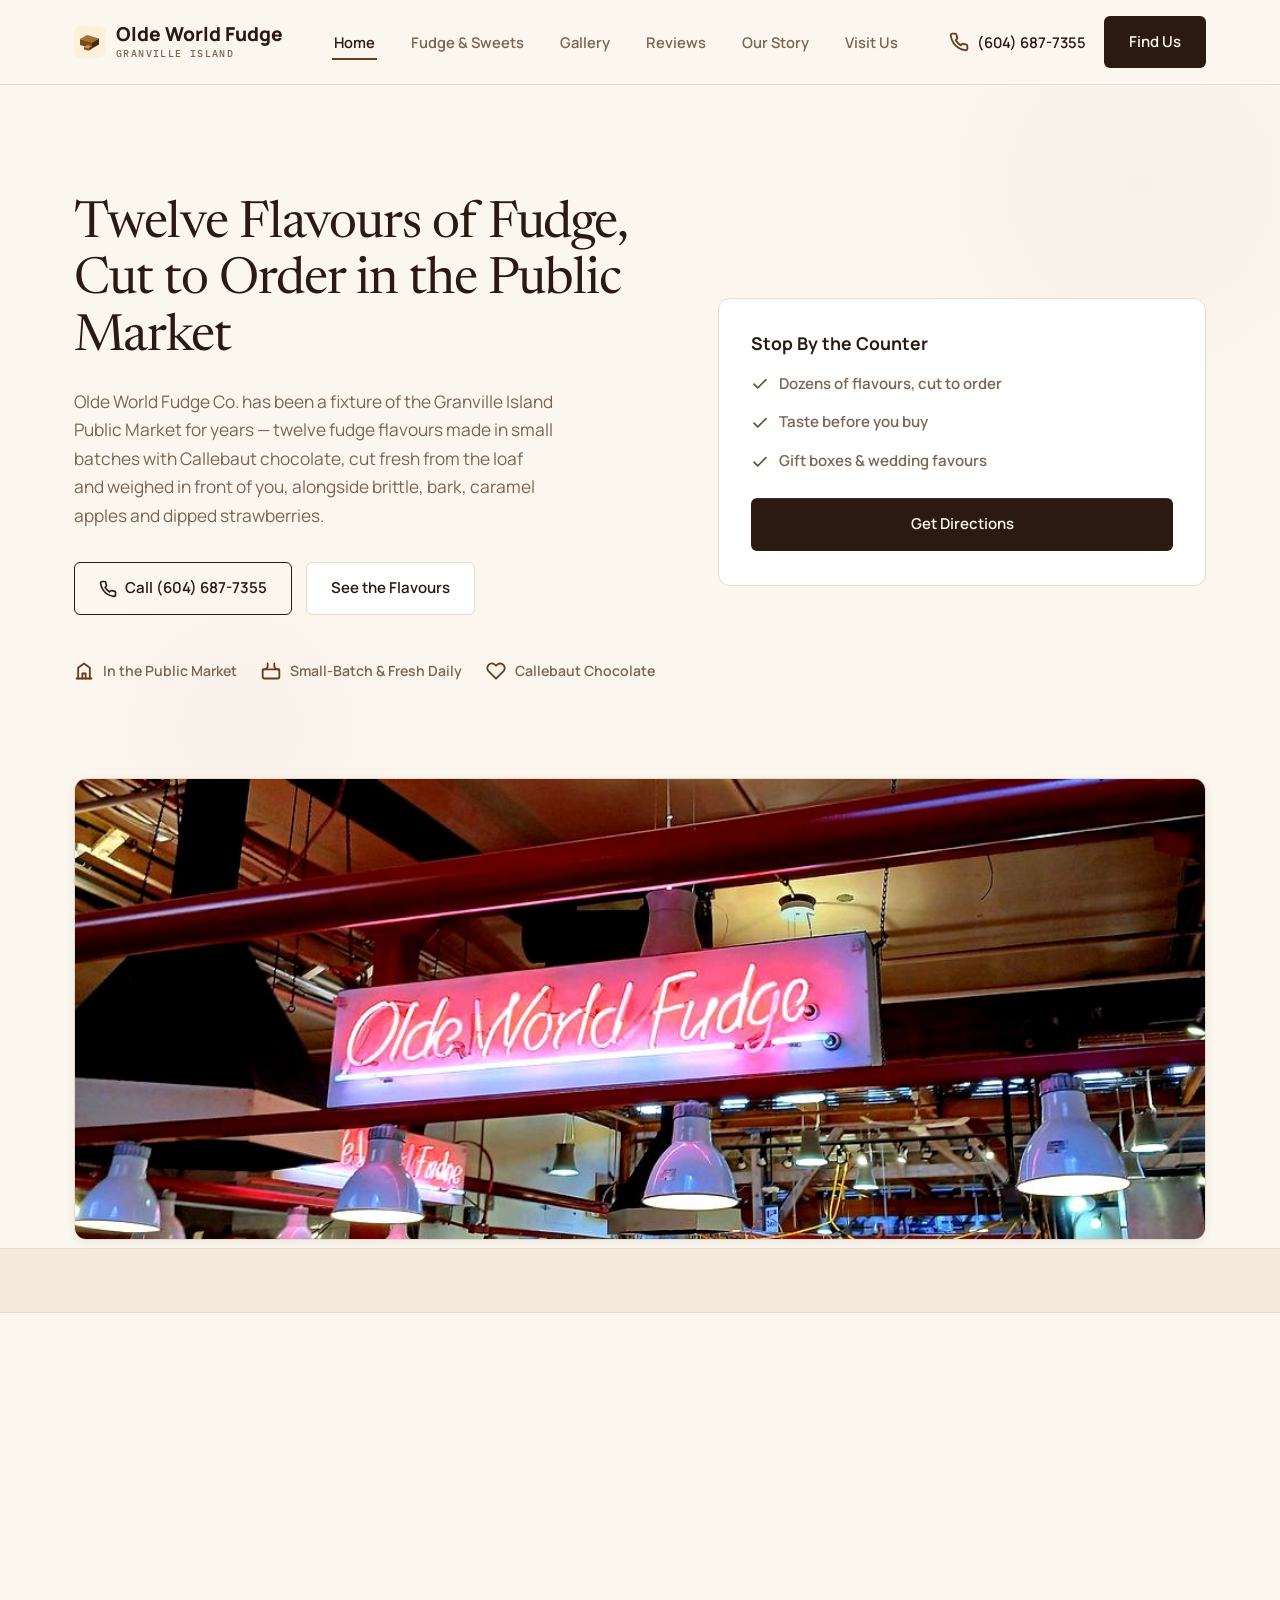
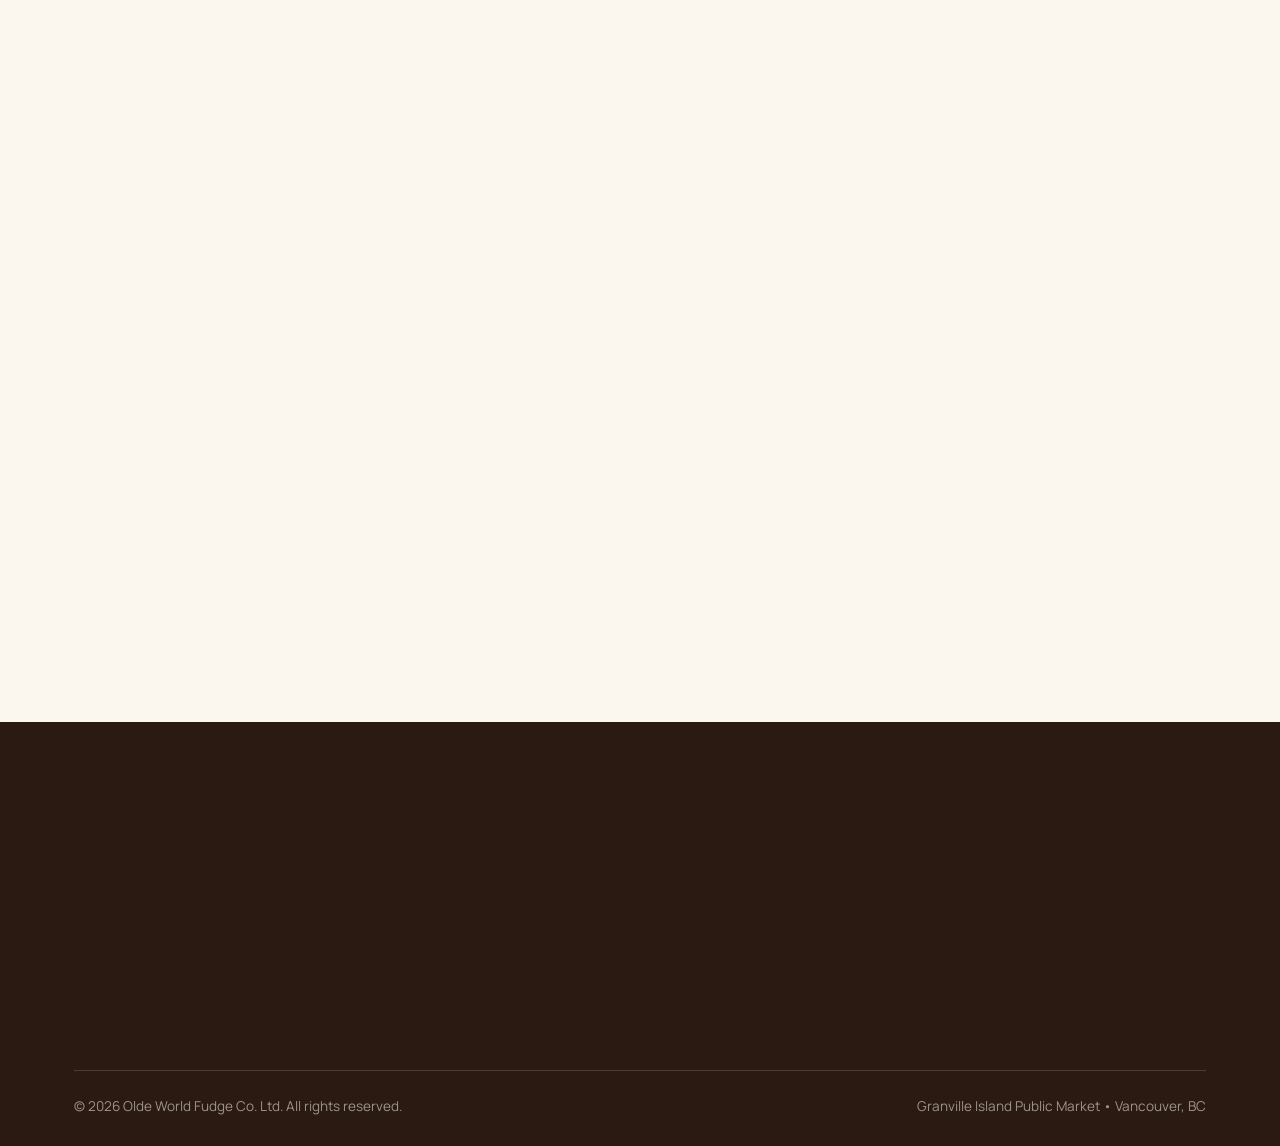
<file: index.html>
<!DOCTYPE html>
<html lang="en">
<head>
<meta charset="UTF-8">
<meta name="viewport" content="width=device-width, initial-scale=1.0">
<title>Olde World Fudge | Handmade Fudge in Granville Island Public Market, Vancouver</title>
<meta name="description" content="Olde World Fudge Co. makes twelve flavours of small-batch fudge with Callebaut chocolate, plus peanut, pecan and cashew brittle, chocolate bark, caramel apples and dipped strawberries, inside Granville Island Public Market, Vancouver BC. Call (604) 687-7355.">
<link rel="icon" type="image/svg+xml" href="assets/favicon.svg">
<link rel="preconnect" href="https://fonts.googleapis.com">
<link rel="preconnect" href="https://fonts.gstatic.com" crossorigin>
<link href="https://fonts.googleapis.com/css2?family=Manrope:wght@400;500;600;700;800&family=Newsreader:ital,wght@0,400;0,500;1,400&family=IBM+Plex+Mono:wght@500;600&display=swap" rel="stylesheet">
<link rel="stylesheet" href="css/style.css">
</head>
<body>

<header class="site-header">
  <div class="container">
    <a href="index.html" class="logo">
      <img src="assets/favicon.svg" alt="Olde World Fudge logo">
      <span class="logo-wrap">Olde World Fudge<span class="logo-loc">Granville Island</span></span>
    </a>
    <nav class="nav">
      <ul class="nav-links">
        <li><a href="index.html" class="active">Home</a></li>
        <li><a href="flavours.html">Fudge &amp; Sweets</a></li>
        <li><a href="gallery.html">Gallery</a></li>
        <li><a href="reviews.html">Reviews</a></li>
        <li><a href="about.html">Our Story</a></li>
        <li><a href="contact.html">Visit Us</a></li>
      </ul>
    </nav>
    <div class="header-cta">
      <a href="tel:+16046877355" class="phone-link">
        <svg width="20" height="20" viewBox="0 0 24 24" fill="none" stroke="currentColor" stroke-width="2" stroke-linecap="round" stroke-linejoin="round"><path d="M22 16.92v3a2 2 0 0 1-2.18 2 19.79 19.79 0 0 1-8.63-3.07 19.5 19.5 0 0 1-6-6 19.79 19.79 0 0 1-3.07-8.67A2 2 0 0 1 4.11 2h3a2 2 0 0 1 2 1.72c.127.96.361 1.903.7 2.81a2 2 0 0 1-.45 2.11L8.09 9.91a16 16 0 0 0 6 6l1.27-1.27a2 2 0 0 1 2.11-.45c.907.339 1.85.573 2.81.7A2 2 0 0 1 22 16.92z"></path></svg>
        <span class="phone-text">(604) 687-7355</span>
      </a>
      <a href="contact.html" class="btn btn--primary">Find Us</a>
      <button class="nav-toggle" aria-label="Toggle menu"><span></span><span></span><span></span></button>
    </div>
  </div>
</header>

<section class="hero">
  <div class="container">
    <div class="hero-copy">
      <h1>Twelve Flavours of Fudge, Cut to Order in the Public Market</h1>
      <p class="lead">Olde World Fudge Co. has been a fixture of the Granville Island Public Market for years &mdash; twelve fudge flavours made in small batches with Callebaut chocolate, cut fresh from the loaf and weighed in front of you, alongside brittle, bark, caramel apples and dipped strawberries.</p>
      <div class="hero-actions">
        <a href="tel:+16046877355" class="btn btn--outline">
          <svg width="18" height="18" viewBox="0 0 24 24" fill="none" stroke="currentColor" stroke-width="2" stroke-linecap="round" stroke-linejoin="round"><path d="M22 16.92v3a2 2 0 0 1-2.18 2 19.79 19.79 0 0 1-8.63-3.07 19.5 19.5 0 0 1-6-6 19.79 19.79 0 0 1-3.07-8.67A2 2 0 0 1 4.11 2h3a2 2 0 0 1 2 1.72c.127.96.361 1.903.7 2.81a2 2 0 0 1-.45 2.11L8.09 9.91a16 16 0 0 0 6 6l1.27-1.27a2 2 0 0 1 2.11-.45c.907.339 1.85.573 2.81.7A2 2 0 0 1 22 16.92z"></path></svg>
          Call (604) 687-7355
        </a>
        <a href="flavours.html" class="btn btn--ghost">See the Flavours</a>
      </div>
      <div class="hero-badges">
        <div class="hero-badge">
          <svg width="20" height="20" viewBox="0 0 24 24" fill="none" stroke="currentColor" stroke-width="2" stroke-linecap="round" stroke-linejoin="round"><path d="M3 21h18"></path><path d="M5 21V8l7-5 7 5v13"></path><path d="M10 21v-6h4v6"></path></svg>
          In the Public Market
        </div>
        <div class="hero-badge">
          <svg width="20" height="20" viewBox="0 0 24 24" fill="none" stroke="currentColor" stroke-width="2" stroke-linecap="round" stroke-linejoin="round"><path d="M8 3v3a4 4 0 0 1-4 4H2"></path><path d="M16 3v3a4 4 0 0 0 4 4h2"></path><rect x="2" y="10" width="20" height="11" rx="2"></rect></svg>
          Small-Batch &amp; Fresh Daily
        </div>
        <div class="hero-badge">
          <svg width="20" height="20" viewBox="0 0 24 24" fill="none" stroke="currentColor" stroke-width="2" stroke-linecap="round" stroke-linejoin="round"><path d="M20.84 4.61a5.5 5.5 0 0 0-7.78 0L12 5.67l-1.06-1.06a5.5 5.5 0 0 0-7.78 7.78l1.06 1.06L12 21.23l7.78-7.78 1.06-1.06a5.5 5.5 0 0 0 0-7.78z"></path></svg>
          Callebaut Chocolate
        </div>
      </div>
    </div>
    <div class="hero-card">
      <h3>Stop By the Counter</h3>
      <ul>
        <li>
          <svg width="18" height="18" viewBox="0 0 24 24" fill="none" stroke="currentColor" stroke-width="2.5" stroke-linecap="round" stroke-linejoin="round"><polyline points="20 6 9 17 4 12"></polyline></svg>
          Dozens of flavours, cut to order
        </li>
        <li>
          <svg width="18" height="18" viewBox="0 0 24 24" fill="none" stroke="currentColor" stroke-width="2.5" stroke-linecap="round" stroke-linejoin="round"><polyline points="20 6 9 17 4 12"></polyline></svg>
          Taste before you buy
        </li>
        <li>
          <svg width="18" height="18" viewBox="0 0 24 24" fill="none" stroke="currentColor" stroke-width="2.5" stroke-linecap="round" stroke-linejoin="round"><polyline points="20 6 9 17 4 12"></polyline></svg>
          Gift boxes &amp; wedding favours
        </li>
      </ul>
      <a href="contact.html" class="btn btn--primary btn--block">Get Directions</a>
    </div>
  </div>
</section>

<section class="storefront">
  <div class="container">
    <div class="storefront-frame">
      <img src="assets/storefront.jpg" alt="The neon Olde World Fudge sign hanging over the counter in Granville Island Public Market" loading="lazy">
    </div>
  </div>
</section>

<div class="trust-strip">
  <div class="container">
    <div class="trust-item">Small-Batch &amp; Handmade</div>
    <div class="trust-item">Callebaut Chocolate</div>
    <div class="trust-item">Cut to Order, Sold by Weight</div>
    <div class="trust-item">Granville Island Public Market</div>
  </div>
</div>

<section class="section">
  <div class="container">
    <div class="section-head">
      <span class="eyebrow">What's On the Counter</span>
      <h2>What&rsquo;s In the Case</h2>
      <p>Everything is made in-house in small batches. Flavours rotate through the week &mdash; the case looks a little different every visit.</p>
    </div>
    <div class="grid grid--3">
      <div class="card">
        <div class="card-icon">
          <svg width="26" height="26" viewBox="0 0 24 24" fill="none" stroke="currentColor" stroke-width="2" stroke-linecap="round" stroke-linejoin="round"><rect x="3" y="7" width="18" height="12" rx="2"></rect><path d="M3 11h18M9 7v12M15 7v12"></path></svg>
        </div>
        <h3>Classic Fudge</h3>
        <p>Milk and dark chocolate, cookies and cream, vanilla walnut, maple caramel, butterscotch, coffee mocha, mint, Irish cream, strawberry and matcha &mdash; twelve loaves, cut to whatever size you want.</p>
        <a href="flavours.html" class="card-link">See the flavours
          <svg width="16" height="16" viewBox="0 0 24 24" fill="none" stroke="currentColor" stroke-width="2.5" stroke-linecap="round" stroke-linejoin="round"><line x1="5" y1="12" x2="19" y2="12"></line><polyline points="12 5 19 12 12 19"></polyline></svg>
        </a>
      </div>
      <div class="card">
        <div class="card-icon">
          <svg width="26" height="26" viewBox="0 0 24 24" fill="none" stroke="currentColor" stroke-width="2" stroke-linecap="round" stroke-linejoin="round"><path d="M12 2l2.9 6.6L22 9.3l-5 4.9 1.2 7.1L12 17.8l-6.2 3.5L7 14.2 2 9.3l7.1-.7L12 2z"></path></svg>
        </div>
        <h3>Brittle, Bark &amp; Toffee</h3>
        <p>Peanut, pecan and cashew brittle, white/milk/dark chocolate bark, English toffee and sea foam.</p>
        <a href="flavours.html" class="card-link">See the flavours
          <svg width="16" height="16" viewBox="0 0 24 24" fill="none" stroke="currentColor" stroke-width="2.5" stroke-linecap="round" stroke-linejoin="round"><line x1="5" y1="12" x2="19" y2="12"></line><polyline points="12 5 19 12 12 19"></polyline></svg>
        </a>
      </div>
      <div class="card">
        <div class="card-icon">
          <svg width="26" height="26" viewBox="0 0 24 24" fill="none" stroke="currentColor" stroke-width="2" stroke-linecap="round" stroke-linejoin="round"><circle cx="12" cy="12" r="9"></circle><circle cx="9" cy="10" r="1"></circle><circle cx="14" cy="9" r="1"></circle><circle cx="13" cy="15" r="1"></circle></svg>
        </div>
        <h3>Caramel &amp; Dipped</h3>
        <p>Chocolate-dipped strawberries, caramel apples on a stick, caramel squares and hand-decorated lollies.</p>
        <a href="flavours.html" class="card-link">See the flavours
          <svg width="16" height="16" viewBox="0 0 24 24" fill="none" stroke="currentColor" stroke-width="2.5" stroke-linecap="round" stroke-linejoin="round"><line x1="5" y1="12" x2="19" y2="12"></line><polyline points="12 5 19 12 12 19"></polyline></svg>
        </a>
      </div>
    </div>
  </div>
</section>

<section class="section section--alt">
  <div class="container">
    <div class="split">
      <div class="image-block">
        <img src="assets/gallery/photo1.jpg" alt="Caramel apples and fleur de sel caramels in the case at Olde World Fudge" loading="lazy">
      </div>
      <div>
        <span class="eyebrow">Why Olde World</span>
        <h2>Small Batches, Cut in Front of You</h2>
        <p>Nothing here is pre-packed on a shelf. The fudge sits in the case as full loaves, and it gets cut, weighed and wrapped while you wait &mdash; a single slice or a slab, whatever you actually want.</p>
        <ul class="check-list">
          <li>
            <svg width="18" height="18" viewBox="0 0 24 24" fill="none" stroke="currentColor" stroke-width="2.5" stroke-linecap="round" stroke-linejoin="round"><polyline points="20 6 9 17 4 12"></polyline></svg>
            Made in small batches, in the shop
          </li>
          <li>
            <svg width="18" height="18" viewBox="0 0 24 24" fill="none" stroke="currentColor" stroke-width="2.5" stroke-linecap="round" stroke-linejoin="round"><polyline points="20 6 9 17 4 12"></polyline></svg>
            Callebaut chocolate, real cream and butter
          </li>
          <li>
            <svg width="18" height="18" viewBox="0 0 24 24" fill="none" stroke="currentColor" stroke-width="2.5" stroke-linecap="round" stroke-linejoin="round"><polyline points="20 6 9 17 4 12"></polyline></svg>
            Cut to the size you actually want
          </li>
          <li>
            <svg width="18" height="18" viewBox="0 0 24 24" fill="none" stroke="currentColor" stroke-width="2.5" stroke-linecap="round" stroke-linejoin="round"><polyline points="20 6 9 17 4 12"></polyline></svg>
            A Public Market fixture for years
          </li>
        </ul>
        <a href="about.html" class="btn btn--primary">Our Story</a>
      </div>
    </div>
  </div>
</section>

<section class="section">
  <div class="container">
    <div class="section-head">
      <span class="eyebrow">Where to Find Us</span>
      <h2>Inside Granville Island Public Market</h2>
      <p>1689 Johnston Street, Vancouver, BC &mdash; look for the neon sign and the brass bell.</p>
    </div>
    <div class="map-wrap">
      <iframe src="https://www.google.com/maps?q=Granville+Island+Public+Market,+1689+Johnston+St,+Vancouver,+BC&output=embed" loading="lazy" referrerpolicy="no-referrer-when-downgrade" title="Map to Granville Island Public Market"></iframe>
      <span class="radius-label">Granville Island Public Market</span>
    </div>
  </div>
</section>

<section class="section">
  <div class="container">
    <div class="cta-banner">
      <div>
        <h2>Ordering for a Wedding, Office or Gift?</h2>
        <p>Call the shop and we'll put together boxes, trays and favours to whatever size you need.</p>
      </div>
      <div class="hero-actions">
        <a href="tel:+16046877355" class="btn btn--outline">Call (604) 687-7355</a>
        <a href="contact.html" class="btn btn--primary">Send an Enquiry</a>
      </div>
    </div>
  </div>
</section>

<footer class="site-footer">
  <div class="container">
    <div class="footer-grid">
      <div>
        <div class="footer-logo">
          <img src="assets/favicon.svg" alt="Olde World Fudge logo" width="30" height="30">
          <span class="logo-wrap">Olde World Fudge<span class="footer-loc">Granville Island</span></span>
        </div>
        <p>Twelve flavours of small-batch fudge, plus brittle, bark, toffee and dipped fruit, in the Granville Island Public Market, Vancouver BC.</p>
      </div>
      <div>
        <h4>Quick Links</h4>
        <ul>
          <li><a href="index.html">Home</a></li>
          <li><a href="flavours.html">Fudge &amp; Sweets</a></li>
          <li><a href="gallery.html">Gallery</a></li>
          <li><a href="reviews.html">Reviews</a></li>
          <li><a href="about.html">Our Story</a></li>
          <li><a href="contact.html">Visit Us</a></li>
        </ul>
      </div>
      <div>
        <h4>The Counter</h4>
        <ul>
          <li><a href="flavours.html">Fudge Flavours</a></li>
          <li><a href="flavours.html">Brittle &amp; Bark</a></li>
          <li><a href="flavours.html">Caramel &amp; Dipped</a></li>
          <li><a href="contact.html">Gift Boxes</a></li>
        </ul>
      </div>
      <div>
        <h4>Visit</h4>
        <ul class="footer-contact">
          <li>
            <svg width="18" height="18" viewBox="0 0 24 24" fill="none" stroke="currentColor" stroke-width="2" stroke-linecap="round" stroke-linejoin="round"><path d="M22 16.92v3a2 2 0 0 1-2.18 2 19.79 19.79 0 0 1-8.63-3.07 19.5 19.5 0 0 1-6-6 19.79 19.79 0 0 1-3.07-8.67A2 2 0 0 1 4.11 2h3a2 2 0 0 1 2 1.72c.127.96.361 1.903.7 2.81a2 2 0 0 1-.45 2.11L8.09 9.91a16 16 0 0 0 6 6l1.27-1.27a2 2 0 0 1 2.11-.45c.907.339 1.85.573 2.81.7A2 2 0 0 1 22 16.92z"></path></svg>
            <a href="tel:+16046877355">(604) 687-7355</a>
          </li>
          <li>
            <svg width="18" height="18" viewBox="0 0 24 24" fill="none" stroke="currentColor" stroke-width="2" stroke-linecap="round" stroke-linejoin="round"><path d="M21 10c0 7-9 13-9 13s-9-6-9-13a9 9 0 0 1 18 0z"></path><circle cx="12" cy="10" r="3"></circle></svg>
            <span>Granville Island Public Market<br>1689 Johnston St, Vancouver, BC</span>
          </li>
          <li>
            <svg width="18" height="18" viewBox="0 0 24 24" fill="none" stroke="currentColor" stroke-width="2" stroke-linecap="round" stroke-linejoin="round"><circle cx="12" cy="12" r="10"></circle><polyline points="12 6 12 12 16 14"></polyline></svg>
            <span>Open daily with the Public Market</span>
          </li>
        </ul>
      </div>
    </div>
    <div class="footer-bottom">
      <span>&copy; <span id="year"></span> Olde World Fudge Co. Ltd. All rights reserved.</span>
      <span>Granville Island Public Market &bull; Vancouver, BC</span>
    </div>
  </div>
</footer>

<script>document.getElementById("year").textContent = new Date().getFullYear();</script>
<script src="js/main.js"></script>
</body>
</html>
</file>
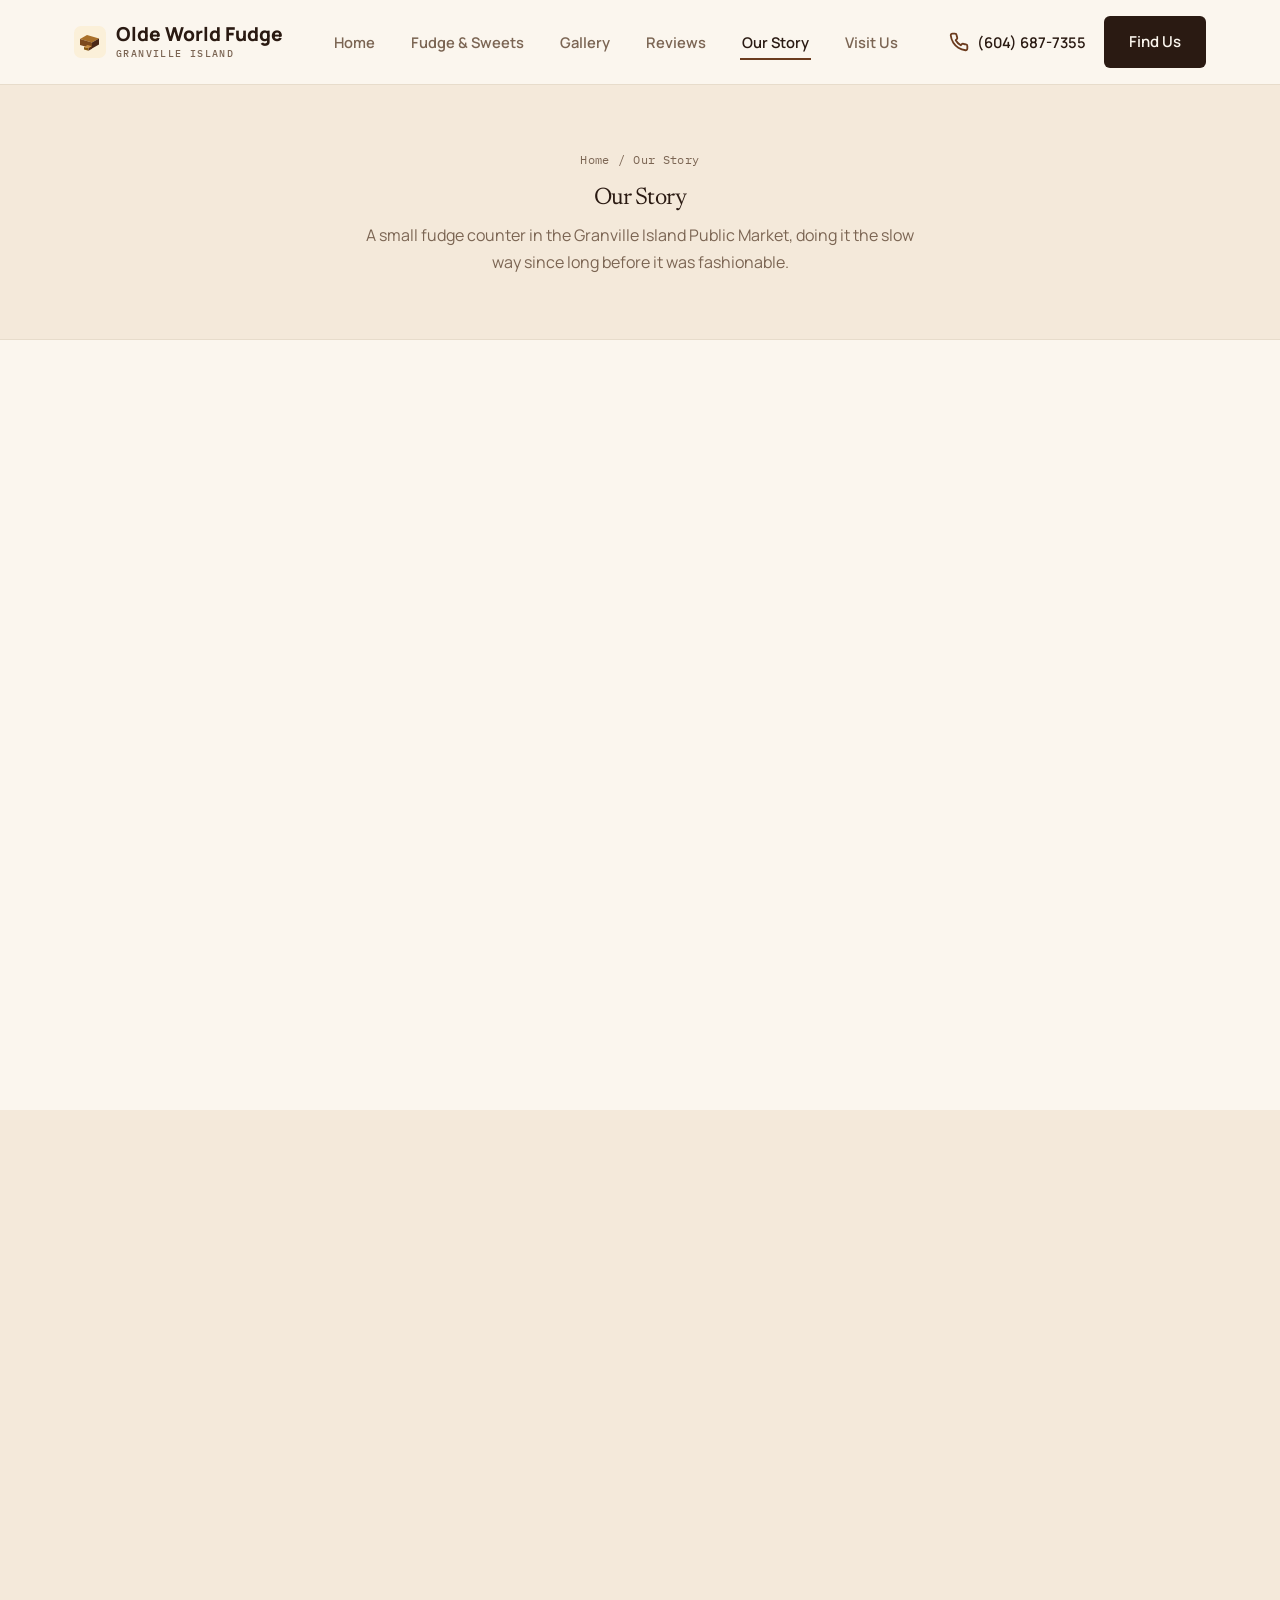
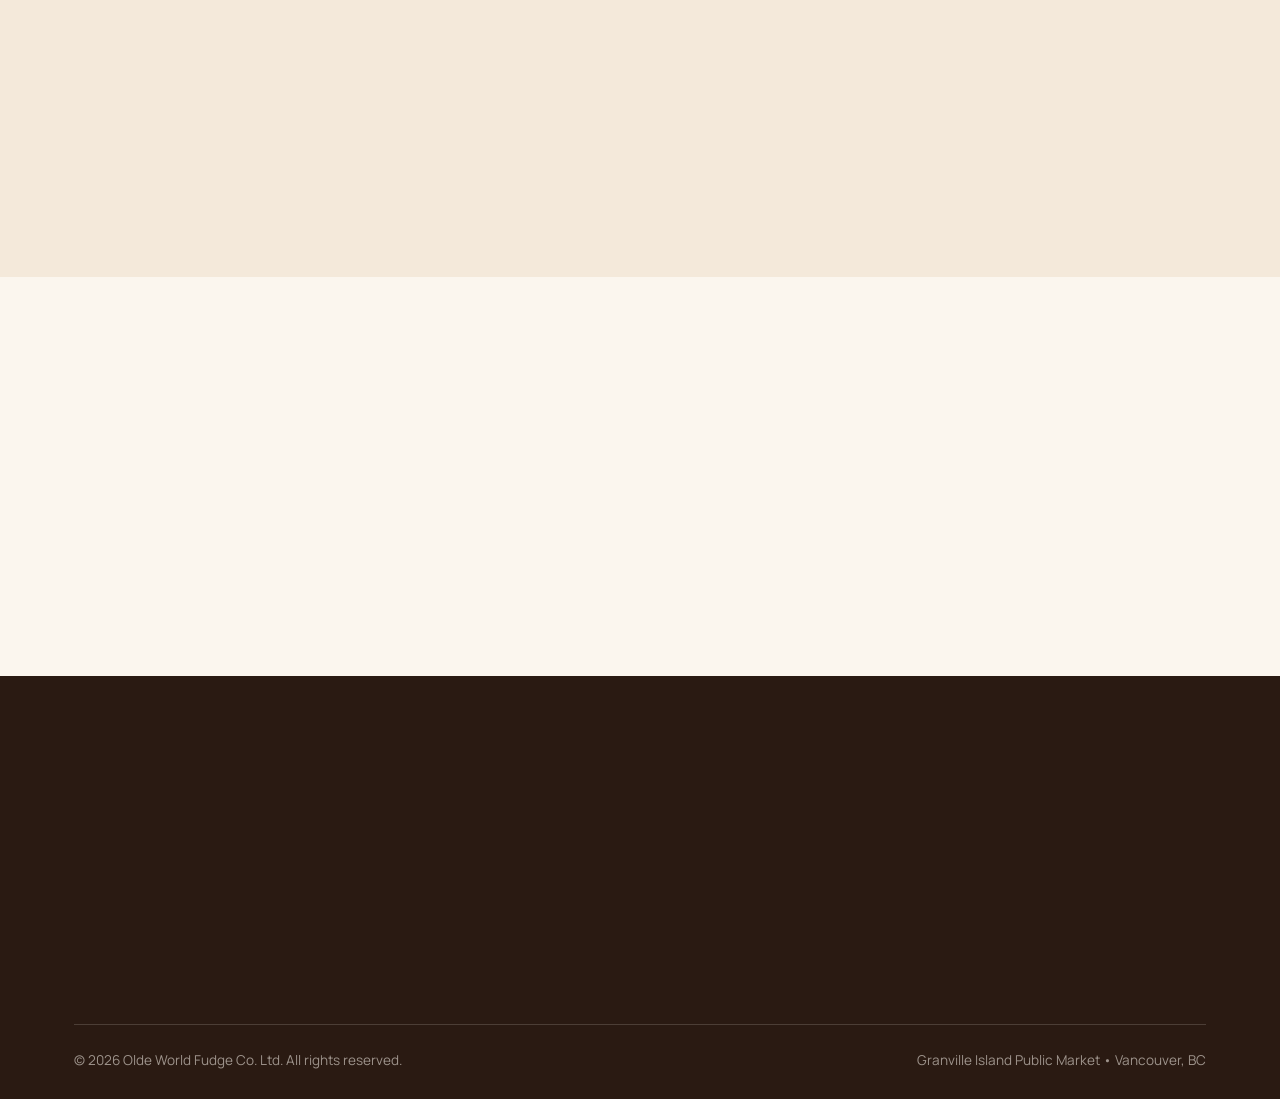
<file: about.html>
<!DOCTYPE html>
<html lang="en">
<head>
<meta charset="UTF-8">
<meta name="viewport" content="width=device-width, initial-scale=1.0">
<title>Our Story | Olde World Fudge, Granville Island Public Market</title>
<meta name="description" content="Olde World Fudge Co. is a fudge counter in the Granville Island Public Market, Vancouver &mdash; twelve flavours made in small batches with Callebaut chocolate and cut to order.">
<link rel="icon" type="image/svg+xml" href="assets/favicon.svg">
<link rel="preconnect" href="https://fonts.googleapis.com">
<link rel="preconnect" href="https://fonts.gstatic.com" crossorigin>
<link href="https://fonts.googleapis.com/css2?family=Manrope:wght@400;500;600;700;800&family=Newsreader:ital,wght@0,400;0,500;1,400&family=IBM+Plex+Mono:wght@500;600&display=swap" rel="stylesheet">
<link rel="stylesheet" href="css/style.css">
</head>
<body>

<header class="site-header">
  <div class="container">
    <a href="index.html" class="logo">
      <img src="assets/favicon.svg" alt="Olde World Fudge logo">
      <span class="logo-wrap">Olde World Fudge<span class="logo-loc">Granville Island</span></span>
    </a>
    <nav class="nav">
      <ul class="nav-links">
        <li><a href="index.html">Home</a></li>
        <li><a href="flavours.html">Fudge &amp; Sweets</a></li>
        <li><a href="gallery.html">Gallery</a></li>
        <li><a href="reviews.html">Reviews</a></li>
        <li><a href="about.html" class="active">Our Story</a></li>
        <li><a href="contact.html">Visit Us</a></li>
      </ul>
    </nav>
    <div class="header-cta">
      <a href="tel:+16046877355" class="phone-link">
        <svg width="20" height="20" viewBox="0 0 24 24" fill="none" stroke="currentColor" stroke-width="2" stroke-linecap="round" stroke-linejoin="round"><path d="M22 16.92v3a2 2 0 0 1-2.18 2 19.79 19.79 0 0 1-8.63-3.07 19.5 19.5 0 0 1-6-6 19.79 19.79 0 0 1-3.07-8.67A2 2 0 0 1 4.11 2h3a2 2 0 0 1 2 1.72c.127.96.361 1.903.7 2.81a2 2 0 0 1-.45 2.11L8.09 9.91a16 16 0 0 0 6 6l1.27-1.27a2 2 0 0 1 2.11-.45c.907.339 1.85.573 2.81.7A2 2 0 0 1 22 16.92z"></path></svg>
        <span class="phone-text">(604) 687-7355</span>
      </a>
      <a href="contact.html" class="btn btn--primary">Find Us</a>
      <button class="nav-toggle" aria-label="Toggle menu"><span></span><span></span><span></span></button>
    </div>
  </div>
</header>
<section class="page-header">
  <div class="container">
    <div class="breadcrumb"><a href="index.html">Home</a> / <span>Our Story</span></div>
    <h1>Our Story</h1>
    <p>A small fudge counter in the Granville Island Public Market, doing it the slow way since long before it was fashionable.</p>
  </div>
</section>

<section class="section">
  <div class="container">
    <div class="split">
      <div>
        <span class="eyebrow">Who We Are</span>
        <h2>A Counter in the Market, Doing It the Slow Way</h2>
        <p>Olde World Fudge Co. is a confectionery counter inside the Granville Island Public Market in Vancouver &mdash; the one under the neon sign, next to the brass bell. Twelve fudge flavours sit in the case as full loaves, and everything is cut, weighed and wrapped to order.</p>
        <p>We make it in small batches with Callebaut chocolate and sell it by weight. That is slower and fussier than shrink-wrapping bars in advance, and it is the reason the fudge tastes the way it does. We have never seen a reason to change it.</p>
        <ul class="check-list">
          <li><svg width="18" height="18" viewBox="0 0 24 24" fill="none" stroke="currentColor" stroke-width="2.5" stroke-linecap="round" stroke-linejoin="round"><polyline points="20 6 9 17 4 12"></polyline></svg> Twelve fudge flavours, made in small batches</li>
          <li><svg width="18" height="18" viewBox="0 0 24 24" fill="none" stroke="currentColor" stroke-width="2.5" stroke-linecap="round" stroke-linejoin="round"><polyline points="20 6 9 17 4 12"></polyline></svg> Callebaut chocolate, real cream and butter</li>
          <li><svg width="18" height="18" viewBox="0 0 24 24" fill="none" stroke="currentColor" stroke-width="2.5" stroke-linecap="round" stroke-linejoin="round"><polyline points="20 6 9 17 4 12"></polyline></svg> Cut, weighed and wrapped to order</li>
          <li><svg width="18" height="18" viewBox="0 0 24 24" fill="none" stroke="currentColor" stroke-width="2.5" stroke-linecap="round" stroke-linejoin="round"><polyline points="20 6 9 17 4 12"></polyline></svg> A fixture of the Public Market for years</li>
        </ul>
        <a href="contact.html" class="btn btn--primary">Come Say Hello</a>
      </div>
      <div class="image-block">
        <img src="assets/gallery/photo4.jpg" alt="The Olde World Fudge counter in Granville Island Public Market, boxed brittle in the foreground" loading="lazy">
      </div>
    </div>
  </div>
</section>

<section class="section section--alt">
  <div class="container">
    <div class="section-head">
      <span class="eyebrow">How We Work</span>
      <h2>What "Olde World" Actually Means</h2>
      <p>Four habits we have not been talked out of.</p>
    </div>
    <div class="grid grid--2 value-list">
      <div class="card">
        <h3>Good Chocolate First</h3>
        <p>We use Callebaut. It costs more than the alternatives and it is the single biggest reason a piece of chocolate fudge tastes like chocolate rather than like sugar with a brown colour in it.</p>
      </div>
      <div class="card">
        <h3>Sell It By Weight</h3>
        <p>Nothing is portioned for you in advance. Point at the loaf, say how much, and it is cut and weighed on the spot &mdash; one slice or a whole slab, no minimum.</p>
      </div>
      <div class="card">
        <h3>Make Less, More Often</h3>
        <p>Small batches mean the case turns over and nothing sits. The dipped strawberries and caramel apples in particular are made for that day &mdash; come early if that is what you are after.</p>
      </div>
      <div class="card">
        <h3>Keep the Case Full</h3>
        <p>Twelve fudge flavours, three brittles, three barks, plus caramel apples, dipped strawberries and toffee. Enough that everyone in a family finds something, small enough that it all turns over.</p>
      </div>
    </div>
  </div>
</section>

<section class="section">
  <div class="container">
    <div class="cta-banner">
      <div>
        <h2>Find Us in the Public Market</h2>
        <p>1689 Johnston Street, Granville Island, Vancouver BC.</p>
      </div>
      <div class="hero-actions">
        <a href="tel:+16046877355" class="btn btn--outline">Call (604) 687-7355</a>
        <a href="contact.html" class="btn btn--primary">Get Directions</a>
      </div>
    </div>
  </div>
</section>

<footer class="site-footer">
  <div class="container">
    <div class="footer-grid">
      <div>
        <div class="footer-logo">
          <img src="assets/favicon.svg" alt="Olde World Fudge logo" width="30" height="30">
          <span class="logo-wrap">Olde World Fudge<span class="footer-loc">Granville Island</span></span>
        </div>
        <p>Twelve flavours of small-batch fudge, plus brittle, bark, toffee and dipped fruit, in the Granville Island Public Market, Vancouver BC.</p>
      </div>
      <div>
        <h4>Quick Links</h4>
        <ul>
          <li><a href="index.html">Home</a></li>
          <li><a href="flavours.html">Fudge &amp; Sweets</a></li>
          <li><a href="gallery.html">Gallery</a></li>
          <li><a href="reviews.html">Reviews</a></li>
          <li><a href="about.html">Our Story</a></li>
          <li><a href="contact.html">Visit Us</a></li>
        </ul>
      </div>
      <div>
        <h4>The Counter</h4>
        <ul>
          <li><a href="flavours.html">Fudge Flavours</a></li>
          <li><a href="flavours.html">Brittle &amp; Bark</a></li>
          <li><a href="flavours.html">Caramel &amp; Dipped</a></li>
          <li><a href="contact.html">Gift Boxes</a></li>
        </ul>
      </div>
      <div>
        <h4>Visit</h4>
        <ul class="footer-contact">
          <li>
            <svg width="18" height="18" viewBox="0 0 24 24" fill="none" stroke="currentColor" stroke-width="2" stroke-linecap="round" stroke-linejoin="round"><path d="M22 16.92v3a2 2 0 0 1-2.18 2 19.79 19.79 0 0 1-8.63-3.07 19.5 19.5 0 0 1-6-6 19.79 19.79 0 0 1-3.07-8.67A2 2 0 0 1 4.11 2h3a2 2 0 0 1 2 1.72c.127.96.361 1.903.7 2.81a2 2 0 0 1-.45 2.11L8.09 9.91a16 16 0 0 0 6 6l1.27-1.27a2 2 0 0 1 2.11-.45c.907.339 1.85.573 2.81.7A2 2 0 0 1 22 16.92z"></path></svg>
            <a href="tel:+16046877355">(604) 687-7355</a>
          </li>
          <li>
            <svg width="18" height="18" viewBox="0 0 24 24" fill="none" stroke="currentColor" stroke-width="2" stroke-linecap="round" stroke-linejoin="round"><path d="M21 10c0 7-9 13-9 13s-9-6-9-13a9 9 0 0 1 18 0z"></path><circle cx="12" cy="10" r="3"></circle></svg>
            <span>Granville Island Public Market<br>1689 Johnston St, Vancouver, BC</span>
          </li>
          <li>
            <svg width="18" height="18" viewBox="0 0 24 24" fill="none" stroke="currentColor" stroke-width="2" stroke-linecap="round" stroke-linejoin="round"><circle cx="12" cy="12" r="10"></circle><polyline points="12 6 12 12 16 14"></polyline></svg>
            <span>Open daily with the Public Market</span>
          </li>
        </ul>
      </div>
    </div>
    <div class="footer-bottom">
      <span>&copy; <span id="year"></span> Olde World Fudge Co. Ltd. All rights reserved.</span>
      <span>Granville Island Public Market &bull; Vancouver, BC</span>
    </div>
  </div>
</footer>

<script>document.getElementById("year").textContent = new Date().getFullYear();</script>
<script src="js/main.js"></script>
</body>
</html>
</file>
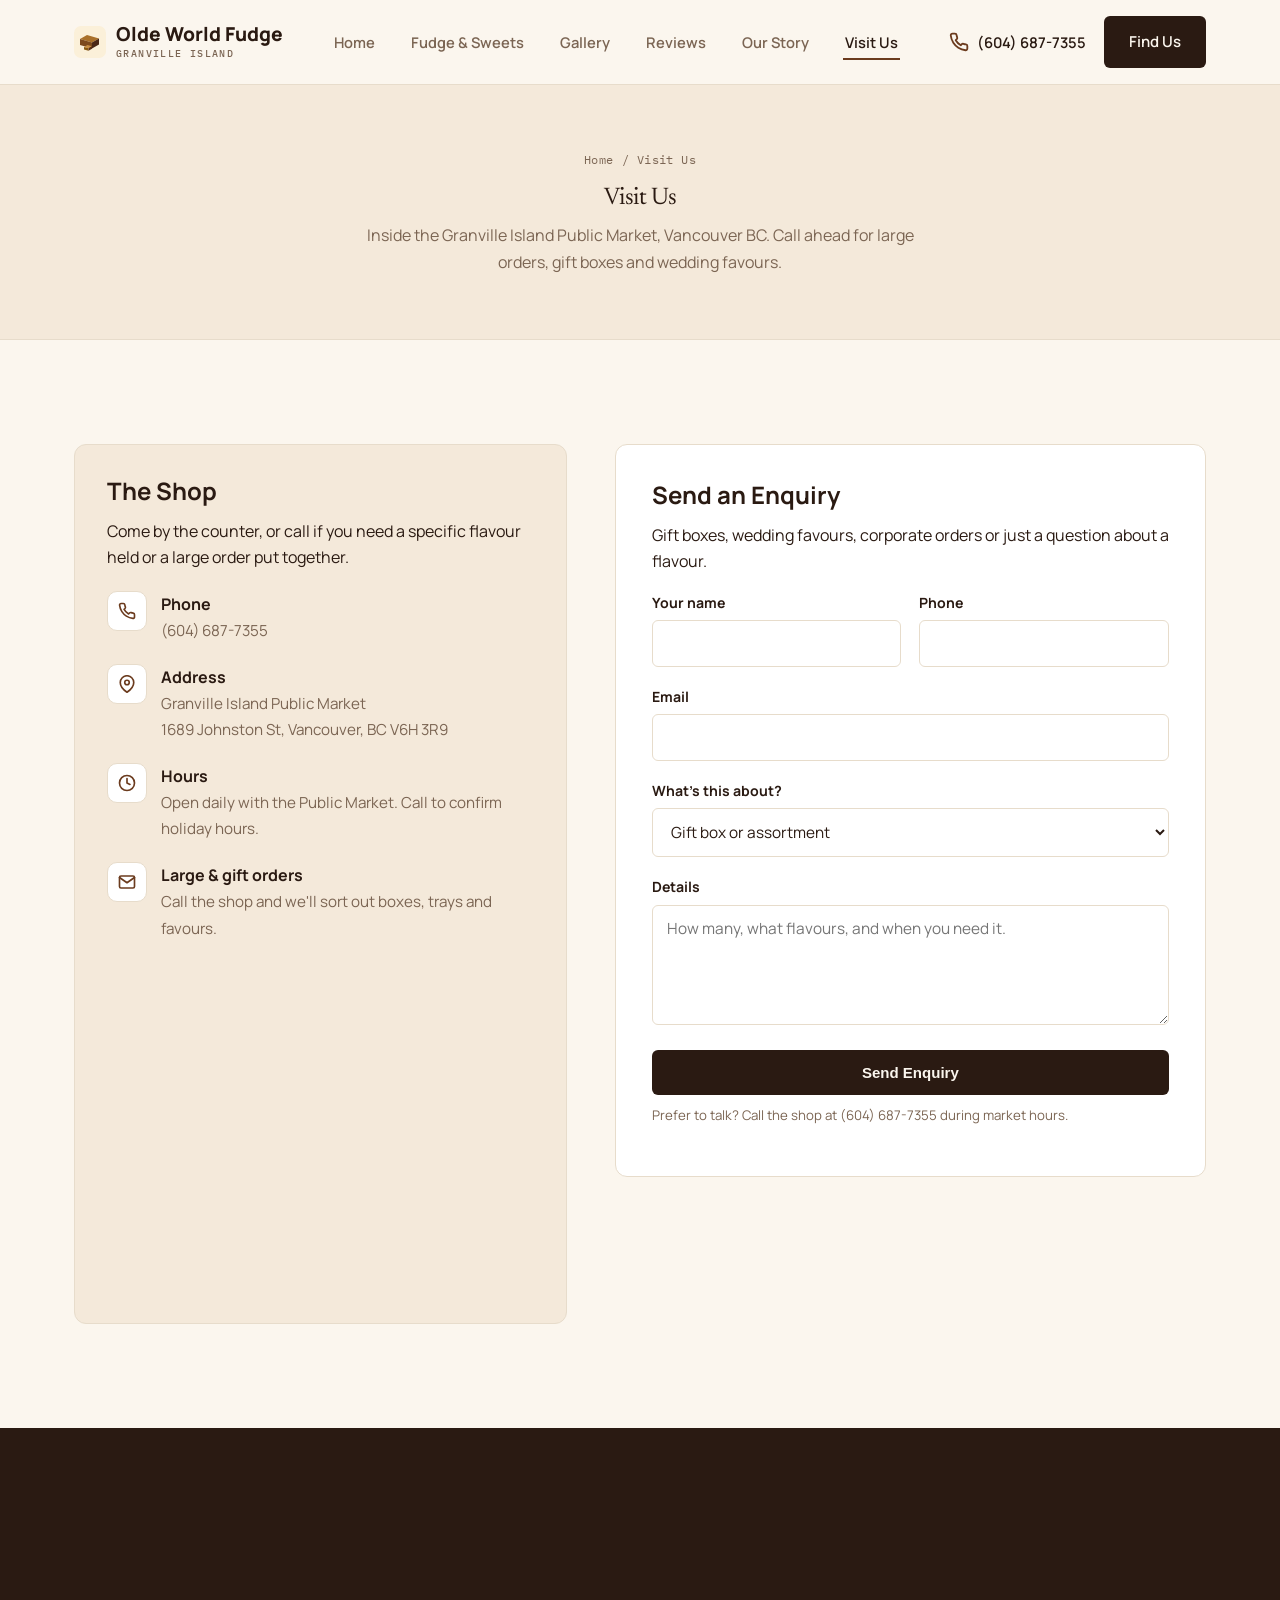
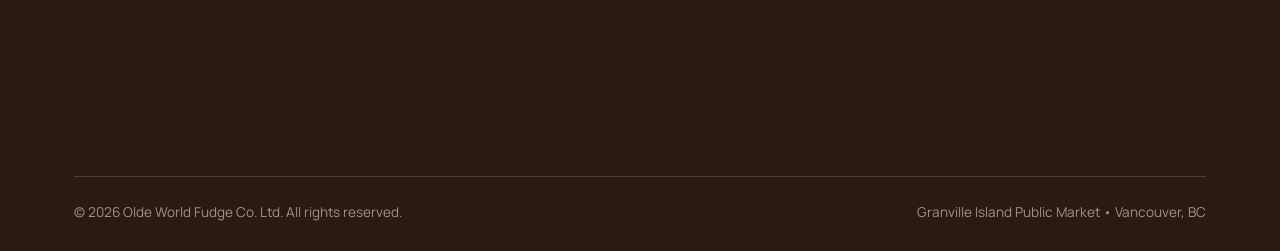
<file: contact.html>
<!DOCTYPE html>
<html lang="en">
<head>
<meta charset="UTF-8">
<meta name="viewport" content="width=device-width, initial-scale=1.0">
<title>Visit Us | Olde World Fudge, Granville Island Public Market</title>
<meta name="description" content="Visit Olde World Fudge in the Granville Island Public Market, 1689 Johnston St, Vancouver BC. Call (604) 687-7355 for gift boxes, wedding favours and bulk orders.">
<link rel="icon" type="image/svg+xml" href="assets/favicon.svg">
<link rel="preconnect" href="https://fonts.googleapis.com">
<link rel="preconnect" href="https://fonts.gstatic.com" crossorigin>
<link href="https://fonts.googleapis.com/css2?family=Manrope:wght@400;500;600;700;800&family=Newsreader:ital,wght@0,400;0,500;1,400&family=IBM+Plex+Mono:wght@500;600&display=swap" rel="stylesheet">
<link rel="stylesheet" href="css/style.css">
</head>
<body>

<header class="site-header">
  <div class="container">
    <a href="index.html" class="logo">
      <img src="assets/favicon.svg" alt="Olde World Fudge logo">
      <span class="logo-wrap">Olde World Fudge<span class="logo-loc">Granville Island</span></span>
    </a>
    <nav class="nav">
      <ul class="nav-links">
        <li><a href="index.html">Home</a></li>
        <li><a href="flavours.html">Fudge &amp; Sweets</a></li>
        <li><a href="gallery.html">Gallery</a></li>
        <li><a href="reviews.html">Reviews</a></li>
        <li><a href="about.html">Our Story</a></li>
        <li><a href="contact.html" class="active">Visit Us</a></li>
      </ul>
    </nav>
    <div class="header-cta">
      <a href="tel:+16046877355" class="phone-link">
        <svg width="20" height="20" viewBox="0 0 24 24" fill="none" stroke="currentColor" stroke-width="2" stroke-linecap="round" stroke-linejoin="round"><path d="M22 16.92v3a2 2 0 0 1-2.18 2 19.79 19.79 0 0 1-8.63-3.07 19.5 19.5 0 0 1-6-6 19.79 19.79 0 0 1-3.07-8.67A2 2 0 0 1 4.11 2h3a2 2 0 0 1 2 1.72c.127.96.361 1.903.7 2.81a2 2 0 0 1-.45 2.11L8.09 9.91a16 16 0 0 0 6 6l1.27-1.27a2 2 0 0 1 2.11-.45c.907.339 1.85.573 2.81.7A2 2 0 0 1 22 16.92z"></path></svg>
        <span class="phone-text">(604) 687-7355</span>
      </a>
      <a href="contact.html" class="btn btn--primary">Find Us</a>
      <button class="nav-toggle" aria-label="Toggle menu"><span></span><span></span><span></span></button>
    </div>
  </div>
</header>
<section class="page-header">
  <div class="container">
    <div class="breadcrumb"><a href="index.html">Home</a> / <span>Visit Us</span></div>
    <h1>Visit Us</h1>
    <p>Inside the Granville Island Public Market, Vancouver BC. Call ahead for large orders, gift boxes and wedding favours.</p>
  </div>
</section>

<section class="section">
  <div class="container">
    <div class="contact-grid">
      <div class="contact-info-card">
        <h2>The Shop</h2>
        <p>Come by the counter, or call if you need a specific flavour held or a large order put together.</p>
        <ul>
          <li>
            <span class="info-icon"><svg width="18" height="18" viewBox="0 0 24 24" fill="none" stroke="currentColor" stroke-width="2" stroke-linecap="round" stroke-linejoin="round"><path d="M22 16.92v3a2 2 0 0 1-2.18 2 19.79 19.79 0 0 1-8.63-3.07 19.5 19.5 0 0 1-6-6 19.79 19.79 0 0 1-3.07-8.67A2 2 0 0 1 4.11 2h3a2 2 0 0 1 2 1.72c.127.96.361 1.903.7 2.81a2 2 0 0 1-.45 2.11L8.09 9.91a16 16 0 0 0 6 6l1.27-1.27a2 2 0 0 1 2.11-.45c.907.339 1.85.573 2.81.7A2 2 0 0 1 22 16.92z"></path></svg></span>
            <div><strong>Phone</strong><span><a href="tel:+16046877355">(604) 687-7355</a></span></div>
          </li>
          <li>
            <span class="info-icon"><svg width="18" height="18" viewBox="0 0 24 24" fill="none" stroke="currentColor" stroke-width="2" stroke-linecap="round" stroke-linejoin="round"><path d="M21 10c0 7-9 13-9 13s-9-6-9-13a9 9 0 0 1 18 0z"></path><circle cx="12" cy="10" r="3"></circle></svg></span>
            <div><strong>Address</strong><span>Granville Island Public Market<br>1689 Johnston St, Vancouver, BC V6H 3R9</span></div>
          </li>
          <li>
            <span class="info-icon"><svg width="18" height="18" viewBox="0 0 24 24" fill="none" stroke="currentColor" stroke-width="2" stroke-linecap="round" stroke-linejoin="round"><circle cx="12" cy="12" r="10"></circle><polyline points="12 6 12 12 16 14"></polyline></svg></span>
            <div><strong>Hours</strong><span>Open daily with the Public Market. Call to confirm holiday hours.</span></div>
          </li>
          <li>
            <span class="info-icon"><svg width="18" height="18" viewBox="0 0 24 24" fill="none" stroke="currentColor" stroke-width="2" stroke-linecap="round" stroke-linejoin="round"><path d="M22 6c0-1.1-.9-2-2-2H4a2 2 0 0 0-2 2v12c0 1.1.9 2 2 2h16a2 2 0 0 0 2-2z"></path><polyline points="22 6 12 13 2 6"></polyline></svg></span>
            <div><strong>Large &amp; gift orders</strong><span>Call the shop and we'll sort out boxes, trays and favours.</span></div>
          </li>
        </ul>
        <div class="map-wrap">
          <iframe src="https://www.google.com/maps?q=Granville+Island+Public+Market,+1689+Johnston+St,+Vancouver,+BC&output=embed" loading="lazy" referrerpolicy="no-referrer-when-downgrade" title="Map to Olde World Fudge, Granville Island Public Market"></iframe>
        </div>
      </div>

      <div class="form-card">
        <div class="form-success" id="form-success">Thanks &mdash; your message is on its way. We'll get back to you shortly.</div>
        <h2>Send an Enquiry</h2>
        <p>Gift boxes, wedding favours, corporate orders or just a question about a flavour.</p>
        <!-- Enquiries go to the shop's inbox via FormSubmit. FormSubmit emails a
             one-time activation link to that address on the first submission -
             it must be clicked before delivery starts. -->
          <form id="contact-form" action="https://formsubmit.co/meganakan@gmail.com" method="POST">
          <input type="hidden" name="_next" value="https://oldeworldfudge.ca/thank-you.html">
          <input type="text" name="_honey" style="display:none" tabindex="-1" autocomplete="off">
          <div class="form-row">
            <div class="field">
              <label for="name">Your name</label>
              <input type="text" id="name" name="name" autocomplete="name" required>
            </div>
            <div class="field">
              <label for="phone">Phone</label>
              <input type="tel" id="phone" name="phone" autocomplete="tel" required>
            </div>
          </div>
          <div class="field">
            <label for="email">Email</label>
            <input type="email" id="email" name="email" autocomplete="email" required>
          </div>
          <div class="field">
            <label for="topic">What's this about?</label>
            <select id="topic" name="topic">
              <option>Gift box or assortment</option>
              <option>Wedding favours</option>
              <option>Corporate or bulk order</option>
              <option>Hold a flavour for pickup</option>
              <option>Something else</option>
            </select>
          </div>
          <div class="field">
            <label for="message">Details</label>
            <textarea id="message" name="message" placeholder="How many, what flavours, and when you need it."></textarea>
          </div>
          <button type="submit" class="btn btn--primary btn--block">Send Enquiry</button>
          <p class="form-note">Prefer to talk? Call the shop at (604) 687-7355 during market hours.</p>
        </form>
      </div>
    </div>
  </div>
</section>

<footer class="site-footer">
  <div class="container">
    <div class="footer-grid">
      <div>
        <div class="footer-logo">
          <img src="assets/favicon.svg" alt="Olde World Fudge logo" width="30" height="30">
          <span class="logo-wrap">Olde World Fudge<span class="footer-loc">Granville Island</span></span>
        </div>
        <p>Twelve flavours of small-batch fudge, plus brittle, bark, toffee and dipped fruit, in the Granville Island Public Market, Vancouver BC.</p>
      </div>
      <div>
        <h4>Quick Links</h4>
        <ul>
          <li><a href="index.html">Home</a></li>
          <li><a href="flavours.html">Fudge &amp; Sweets</a></li>
          <li><a href="gallery.html">Gallery</a></li>
          <li><a href="reviews.html">Reviews</a></li>
          <li><a href="about.html">Our Story</a></li>
          <li><a href="contact.html">Visit Us</a></li>
        </ul>
      </div>
      <div>
        <h4>The Counter</h4>
        <ul>
          <li><a href="flavours.html">Fudge Flavours</a></li>
          <li><a href="flavours.html">Brittle &amp; Bark</a></li>
          <li><a href="flavours.html">Caramel &amp; Dipped</a></li>
          <li><a href="contact.html">Gift Boxes</a></li>
        </ul>
      </div>
      <div>
        <h4>Visit</h4>
        <ul class="footer-contact">
          <li>
            <svg width="18" height="18" viewBox="0 0 24 24" fill="none" stroke="currentColor" stroke-width="2" stroke-linecap="round" stroke-linejoin="round"><path d="M22 16.92v3a2 2 0 0 1-2.18 2 19.79 19.79 0 0 1-8.63-3.07 19.5 19.5 0 0 1-6-6 19.79 19.79 0 0 1-3.07-8.67A2 2 0 0 1 4.11 2h3a2 2 0 0 1 2 1.72c.127.96.361 1.903.7 2.81a2 2 0 0 1-.45 2.11L8.09 9.91a16 16 0 0 0 6 6l1.27-1.27a2 2 0 0 1 2.11-.45c.907.339 1.85.573 2.81.7A2 2 0 0 1 22 16.92z"></path></svg>
            <a href="tel:+16046877355">(604) 687-7355</a>
          </li>
          <li>
            <svg width="18" height="18" viewBox="0 0 24 24" fill="none" stroke="currentColor" stroke-width="2" stroke-linecap="round" stroke-linejoin="round"><path d="M21 10c0 7-9 13-9 13s-9-6-9-13a9 9 0 0 1 18 0z"></path><circle cx="12" cy="10" r="3"></circle></svg>
            <span>Granville Island Public Market<br>1689 Johnston St, Vancouver, BC</span>
          </li>
          <li>
            <svg width="18" height="18" viewBox="0 0 24 24" fill="none" stroke="currentColor" stroke-width="2" stroke-linecap="round" stroke-linejoin="round"><circle cx="12" cy="12" r="10"></circle><polyline points="12 6 12 12 16 14"></polyline></svg>
            <span>Open daily with the Public Market</span>
          </li>
        </ul>
      </div>
    </div>
    <div class="footer-bottom">
      <span>&copy; <span id="year"></span> Olde World Fudge Co. Ltd. All rights reserved.</span>
      <span>Granville Island Public Market &bull; Vancouver, BC</span>
    </div>
  </div>
</footer>

<script>document.getElementById("year").textContent = new Date().getFullYear();</script>
<script src="js/main.js"></script>
</body>
</html>
</file>
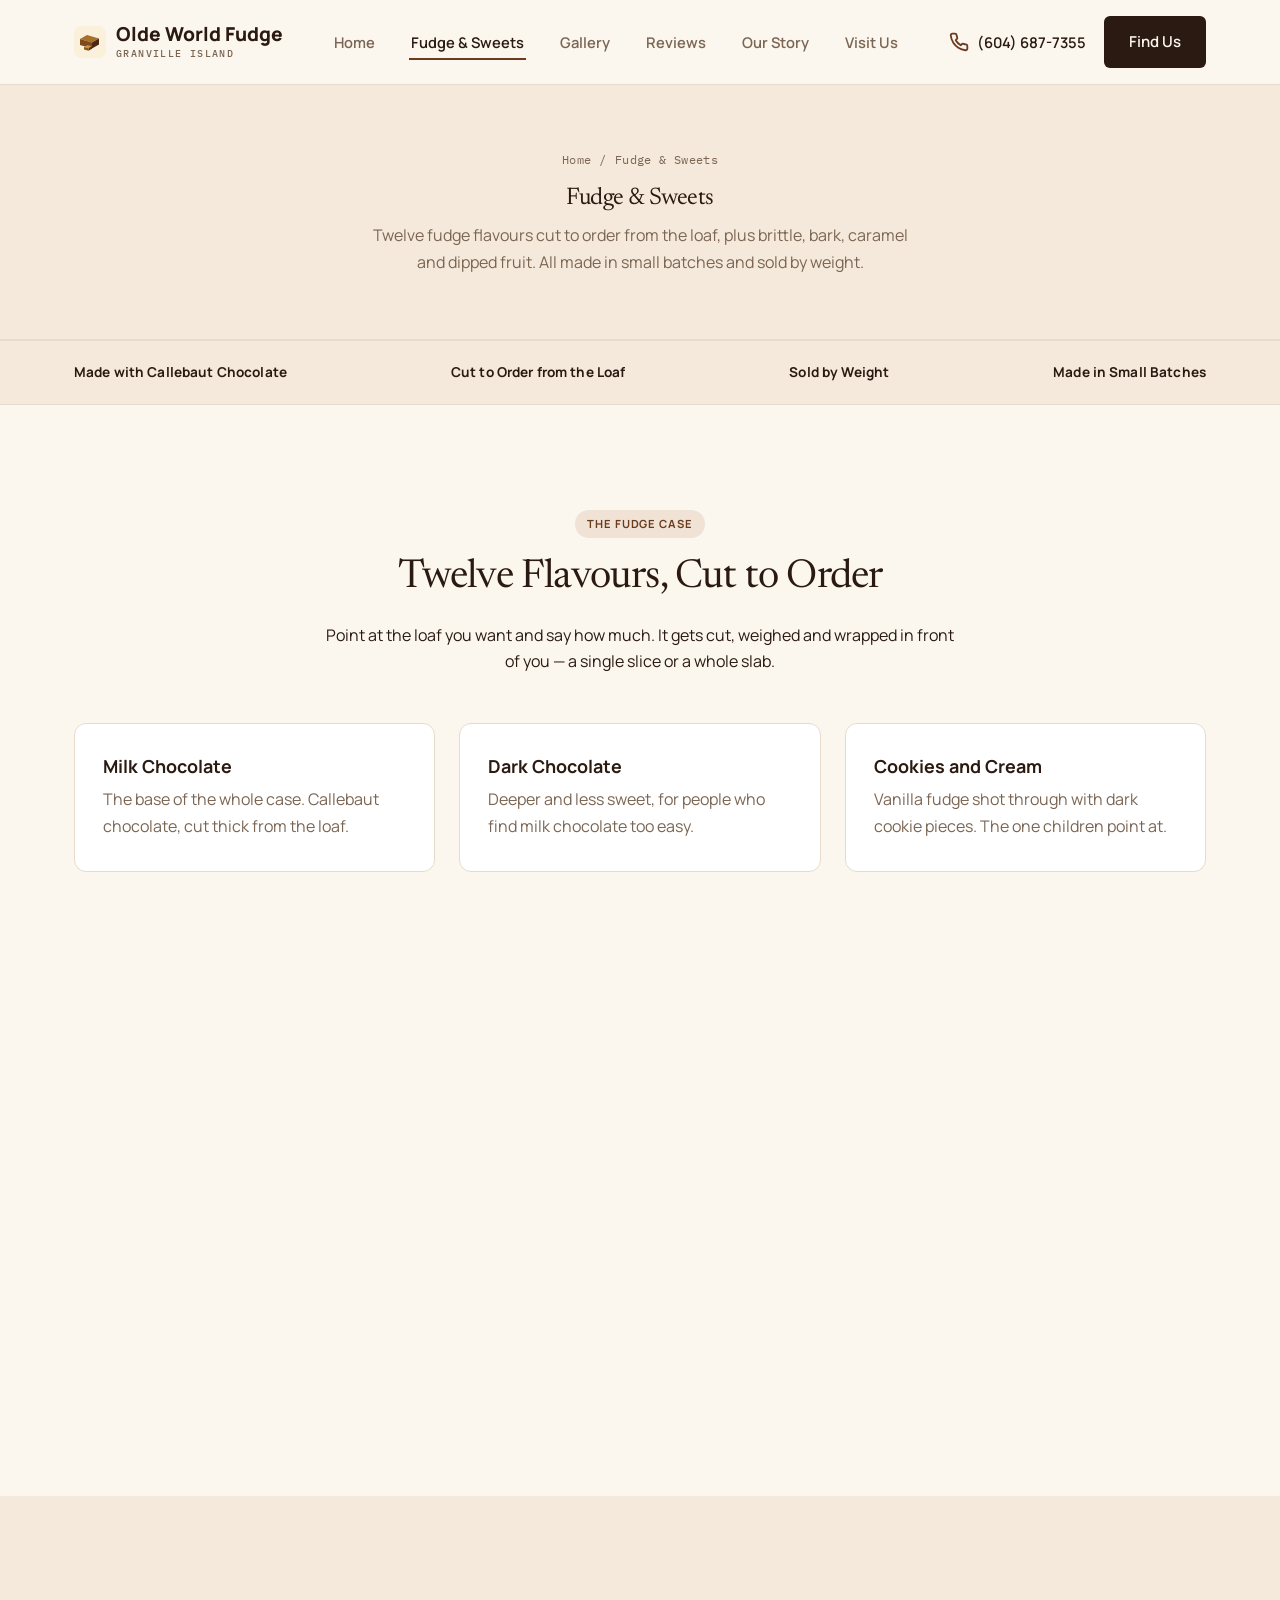
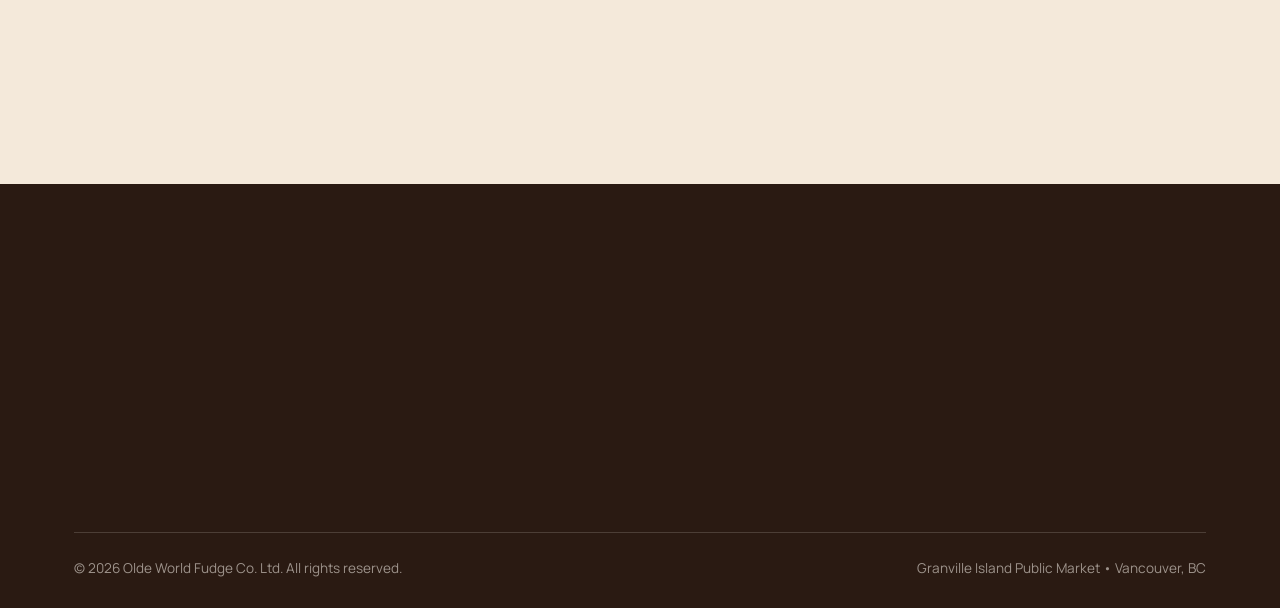
<file: flavours.html>
<!DOCTYPE html>
<html lang="en">
<head>
<meta charset="UTF-8">
<meta name="viewport" content="width=device-width, initial-scale=1.0">
<title>Fudge Flavours &amp; Sweets | Olde World Fudge, Granville Island</title>
<meta name="description" content="Twelve fudge flavours &mdash; milk and dark chocolate, cookies and cream, vanilla walnut, maple caramel, butterscotch, coffee mocha, mint, Irish cream, strawberry and matcha &mdash; plus peanut, pecan and cashew brittle, chocolate bark, sea foam, toffee, caramel apples and dipped strawberries. Granville Island Public Market, Vancouver.">
<link rel="icon" type="image/svg+xml" href="assets/favicon.svg">
<link rel="preconnect" href="https://fonts.googleapis.com">
<link rel="preconnect" href="https://fonts.gstatic.com" crossorigin>
<link href="https://fonts.googleapis.com/css2?family=Manrope:wght@400;500;600;700;800&family=Newsreader:ital,wght@0,400;0,500;1,400&family=IBM+Plex+Mono:wght@500;600&display=swap" rel="stylesheet">
<link rel="stylesheet" href="css/style.css">
</head>
<body>

<header class="site-header">
  <div class="container">
    <a href="index.html" class="logo">
      <img src="assets/favicon.svg" alt="Olde World Fudge logo">
      <span class="logo-wrap">Olde World Fudge<span class="logo-loc">Granville Island</span></span>
    </a>
    <nav class="nav">
      <ul class="nav-links">
        <li><a href="index.html">Home</a></li>
        <li><a href="flavours.html" class="active">Fudge &amp; Sweets</a></li>
        <li><a href="gallery.html">Gallery</a></li>
        <li><a href="reviews.html">Reviews</a></li>
        <li><a href="about.html">Our Story</a></li>
        <li><a href="contact.html">Visit Us</a></li>
      </ul>
    </nav>
    <div class="header-cta">
      <a href="tel:+16046877355" class="phone-link">
        <svg width="20" height="20" viewBox="0 0 24 24" fill="none" stroke="currentColor" stroke-width="2" stroke-linecap="round" stroke-linejoin="round"><path d="M22 16.92v3a2 2 0 0 1-2.18 2 19.79 19.79 0 0 1-8.63-3.07 19.5 19.5 0 0 1-6-6 19.79 19.79 0 0 1-3.07-8.67A2 2 0 0 1 4.11 2h3a2 2 0 0 1 2 1.72c.127.96.361 1.903.7 2.81a2 2 0 0 1-.45 2.11L8.09 9.91a16 16 0 0 0 6 6l1.27-1.27a2 2 0 0 1 2.11-.45c.907.339 1.85.573 2.81.7A2 2 0 0 1 22 16.92z"></path></svg>
        <span class="phone-text">(604) 687-7355</span>
      </a>
      <a href="contact.html" class="btn btn--primary">Find Us</a>
      <button class="nav-toggle" aria-label="Toggle menu"><span></span><span></span><span></span></button>
    </div>
  </div>
</header>
<section class="page-header">
  <div class="container">
    <div class="breadcrumb"><a href="index.html">Home</a> / <span>Fudge &amp; Sweets</span></div>
    <h1>Fudge &amp; Sweets</h1>
    <p>Twelve fudge flavours cut to order from the loaf, plus brittle, bark, caramel and dipped fruit. All made in small batches and sold by weight.</p>
  </div>
</section>

<div class="trust-strip">
  <div class="container">
    <div class="trust-item">Made with Callebaut Chocolate</div>
    <div class="trust-item">Cut to Order from the Loaf</div>
    <div class="trust-item">Sold by Weight</div>
    <div class="trust-item">Made in Small Batches</div>
  </div>
</div>

<section class="section">
  <div class="container">
    <div class="section-head">
      <span class="eyebrow">The Fudge Case</span>
      <h2>Twelve Flavours, Cut to Order</h2>
      <p>Point at the loaf you want and say how much. It gets cut, weighed and wrapped in front of you &mdash; a single slice or a whole slab.</p>
    </div>
    <div class="grid grid--3">
      <div class="card">
        <h3>Milk Chocolate</h3>
        <p>The base of the whole case. Callebaut chocolate, cut thick from the loaf.</p>
      </div>
      <div class="card">
        <h3>Dark Chocolate</h3>
        <p>Deeper and less sweet, for people who find milk chocolate too easy.</p>
      </div>
      <div class="card">
        <h3>Cookies and Cream</h3>
        <p>Vanilla fudge shot through with dark cookie pieces. The one children point at.</p>
      </div>
      <div class="card">
        <h3>Vanilla Walnut</h3>
        <p>Pale, buttery vanilla with walnut halves set right through it.</p>
      </div>
      <div class="card">
        <h3>Maple Caramel</h3>
        <p>Maple and caramel worked together &mdash; the most Canadian slice in the case.</p>
      </div>
      <div class="card">
        <h3>Milk Chocolate Caramel Pecan</h3>
        <p>Chocolate fudge with caramel and whole pecans. The heavyweight.</p>
      </div>
      <div class="card">
        <h3>Butterscotch</h3>
        <p>Golden, buttery and old-fashioned. Quietly one of the best sellers.</p>
      </div>
      <div class="card">
        <h3>Coffee Mocha</h3>
        <p>Real coffee against milk chocolate, cut with a fine dark ripple.</p>
      </div>
      <div class="card">
        <h3>Mint Chocolate</h3>
        <p>Bright green, cool mint, dark chocolate flecks. Unmistakable in the case.</p>
      </div>
      <div class="card">
        <h3>Irish Cream</h3>
        <p>Smooth, creamy and gently boozy in flavour.</p>
      </div>
      <div class="card">
        <h3>Strawberry Chocolate</h3>
        <p>Pink strawberry fudge marbled into chocolate.</p>
      </div>
      <div class="card">
        <h3>Matcha Green Tea</h3>
        <p>Grassy, restrained and not too sweet &mdash; the one that surprises people.</p>
      </div>
    </div>
  </div>
</section>

<section class="section section--alt">
  <div class="container">
    <div class="section-head">
      <span class="eyebrow">Brittle, Bark &amp; Toffee</span>
      <h2>The Crunchy Half of the Counter</h2>
      <p>Three brittles, three barks, and the sweets people quietly buy more of than the fudge.</p>
    </div>
    <div class="grid grid--3">
      <div class="card">
        <h3>Peanut Brittle</h3>
        <p>Cooked hot, poured thin and snapped into shards. The counter classic.</p>
      </div>
      <div class="card">
        <h3>Pecan Nut Brittle</h3>
        <p>The same brittle, made with pecans instead. Richer and more buttery.</p>
      </div>
      <div class="card">
        <h3>Cashew Brittle</h3>
        <p>Big whole cashews in glassy caramel. Sweet and salty in one bite.</p>
      </div>
      <div class="card">
        <h3>Chocolate Bark</h3>
        <p>Broken slabs of white, milk and dark bark, loaded with nuts and fruit. Sold by weight.</p>
      </div>
      <div class="card">
        <h3>Toffee</h3>
        <p>Hard, buttery English-style toffee, wrapped by the piece.</p>
      </div>
      <div class="card">
        <h3>Sea Foam</h3>
        <p>Light, airy honeycomb in a chocolate shell &mdash; in full bags or minis.</p>
      </div>
    </div>
  </div>
</section>

<section class="section">
  <div class="container">
    <div class="section-head">
      <span class="eyebrow">Caramel &amp; Dipped</span>
      <h2>Made Fresh, Sold the Same Day</h2>
      <p>The short-shelf-life end of the case &mdash; worth asking about early in the day.</p>
    </div>
    <div class="grid grid--3">
      <div class="card">
        <h3>Chocolate-Dipped Strawberries</h3>
        <p>Fresh strawberries dipped in milk, dark or white chocolate and finished with a drizzle. Made daily and gone quickly.</p>
      </div>
      <div class="card">
        <h3>Caramel Apples</h3>
        <p>Whole apples in soft caramel, rolled in chopped nuts, on a stick.</p>
      </div>
      <div class="card">
        <h3>Caramel Squares</h3>
        <p>Thick, soft-set caramel cut into squares and sold by weight.</p>
      </div>
      <div class="card">
        <h3>Caramel Lollies</h3>
        <p>Caramel on a stick, decorated by hand &mdash; the ones that change with the season.</p>
      </div>
      <div class="card">
        <h3>Milk Chocolate Lollies</h3>
        <p>Solid moulded chocolate lollies. The easiest thing to hand a kid in a stroller.</p>
      </div>
      <div class="card">
        <h3>Myrtle's Gift Box</h3>
        <p>A ready-wrapped assortment box &mdash; the quick answer for a host gift or a flight home.</p>
      </div>
    </div>
  </div>
</section>

<section class="section section--alt">
  <div class="container">
    <div class="cta-banner">
      <div>
        <h2>Want a Flavour Held?</h2>
        <p>Flavours sell out through the day. Call ahead and we'll set yours aside.</p>
      </div>
      <div class="hero-actions">
        <a href="tel:+16046877355" class="btn btn--outline">Call (604) 687-7355</a>
        <a href="contact.html" class="btn btn--primary">Send an Enquiry</a>
      </div>
    </div>
  </div>
</section>

<footer class="site-footer">
  <div class="container">
    <div class="footer-grid">
      <div>
        <div class="footer-logo">
          <img src="assets/favicon.svg" alt="Olde World Fudge logo" width="30" height="30">
          <span class="logo-wrap">Olde World Fudge<span class="footer-loc">Granville Island</span></span>
        </div>
        <p>Twelve flavours of small-batch fudge, plus brittle, bark, toffee and dipped fruit, in the Granville Island Public Market, Vancouver BC.</p>
      </div>
      <div>
        <h4>Quick Links</h4>
        <ul>
          <li><a href="index.html">Home</a></li>
          <li><a href="flavours.html">Fudge &amp; Sweets</a></li>
          <li><a href="gallery.html">Gallery</a></li>
          <li><a href="reviews.html">Reviews</a></li>
          <li><a href="about.html">Our Story</a></li>
          <li><a href="contact.html">Visit Us</a></li>
        </ul>
      </div>
      <div>
        <h4>The Counter</h4>
        <ul>
          <li><a href="flavours.html">Fudge Flavours</a></li>
          <li><a href="flavours.html">Brittle &amp; Bark</a></li>
          <li><a href="flavours.html">Caramel &amp; Dipped</a></li>
          <li><a href="contact.html">Gift Boxes</a></li>
        </ul>
      </div>
      <div>
        <h4>Visit</h4>
        <ul class="footer-contact">
          <li>
            <svg width="18" height="18" viewBox="0 0 24 24" fill="none" stroke="currentColor" stroke-width="2" stroke-linecap="round" stroke-linejoin="round"><path d="M22 16.92v3a2 2 0 0 1-2.18 2 19.79 19.79 0 0 1-8.63-3.07 19.5 19.5 0 0 1-6-6 19.79 19.79 0 0 1-3.07-8.67A2 2 0 0 1 4.11 2h3a2 2 0 0 1 2 1.72c.127.96.361 1.903.7 2.81a2 2 0 0 1-.45 2.11L8.09 9.91a16 16 0 0 0 6 6l1.27-1.27a2 2 0 0 1 2.11-.45c.907.339 1.85.573 2.81.7A2 2 0 0 1 22 16.92z"></path></svg>
            <a href="tel:+16046877355">(604) 687-7355</a>
          </li>
          <li>
            <svg width="18" height="18" viewBox="0 0 24 24" fill="none" stroke="currentColor" stroke-width="2" stroke-linecap="round" stroke-linejoin="round"><path d="M21 10c0 7-9 13-9 13s-9-6-9-13a9 9 0 0 1 18 0z"></path><circle cx="12" cy="10" r="3"></circle></svg>
            <span>Granville Island Public Market<br>1689 Johnston St, Vancouver, BC</span>
          </li>
          <li>
            <svg width="18" height="18" viewBox="0 0 24 24" fill="none" stroke="currentColor" stroke-width="2" stroke-linecap="round" stroke-linejoin="round"><circle cx="12" cy="12" r="10"></circle><polyline points="12 6 12 12 16 14"></polyline></svg>
            <span>Open daily with the Public Market</span>
          </li>
        </ul>
      </div>
    </div>
    <div class="footer-bottom">
      <span>&copy; <span id="year"></span> Olde World Fudge Co. Ltd. All rights reserved.</span>
      <span>Granville Island Public Market &bull; Vancouver, BC</span>
    </div>
  </div>
</footer>

<script>document.getElementById("year").textContent = new Date().getFullYear();</script>
<script src="js/main.js"></script>
</body>
</html>
</file>
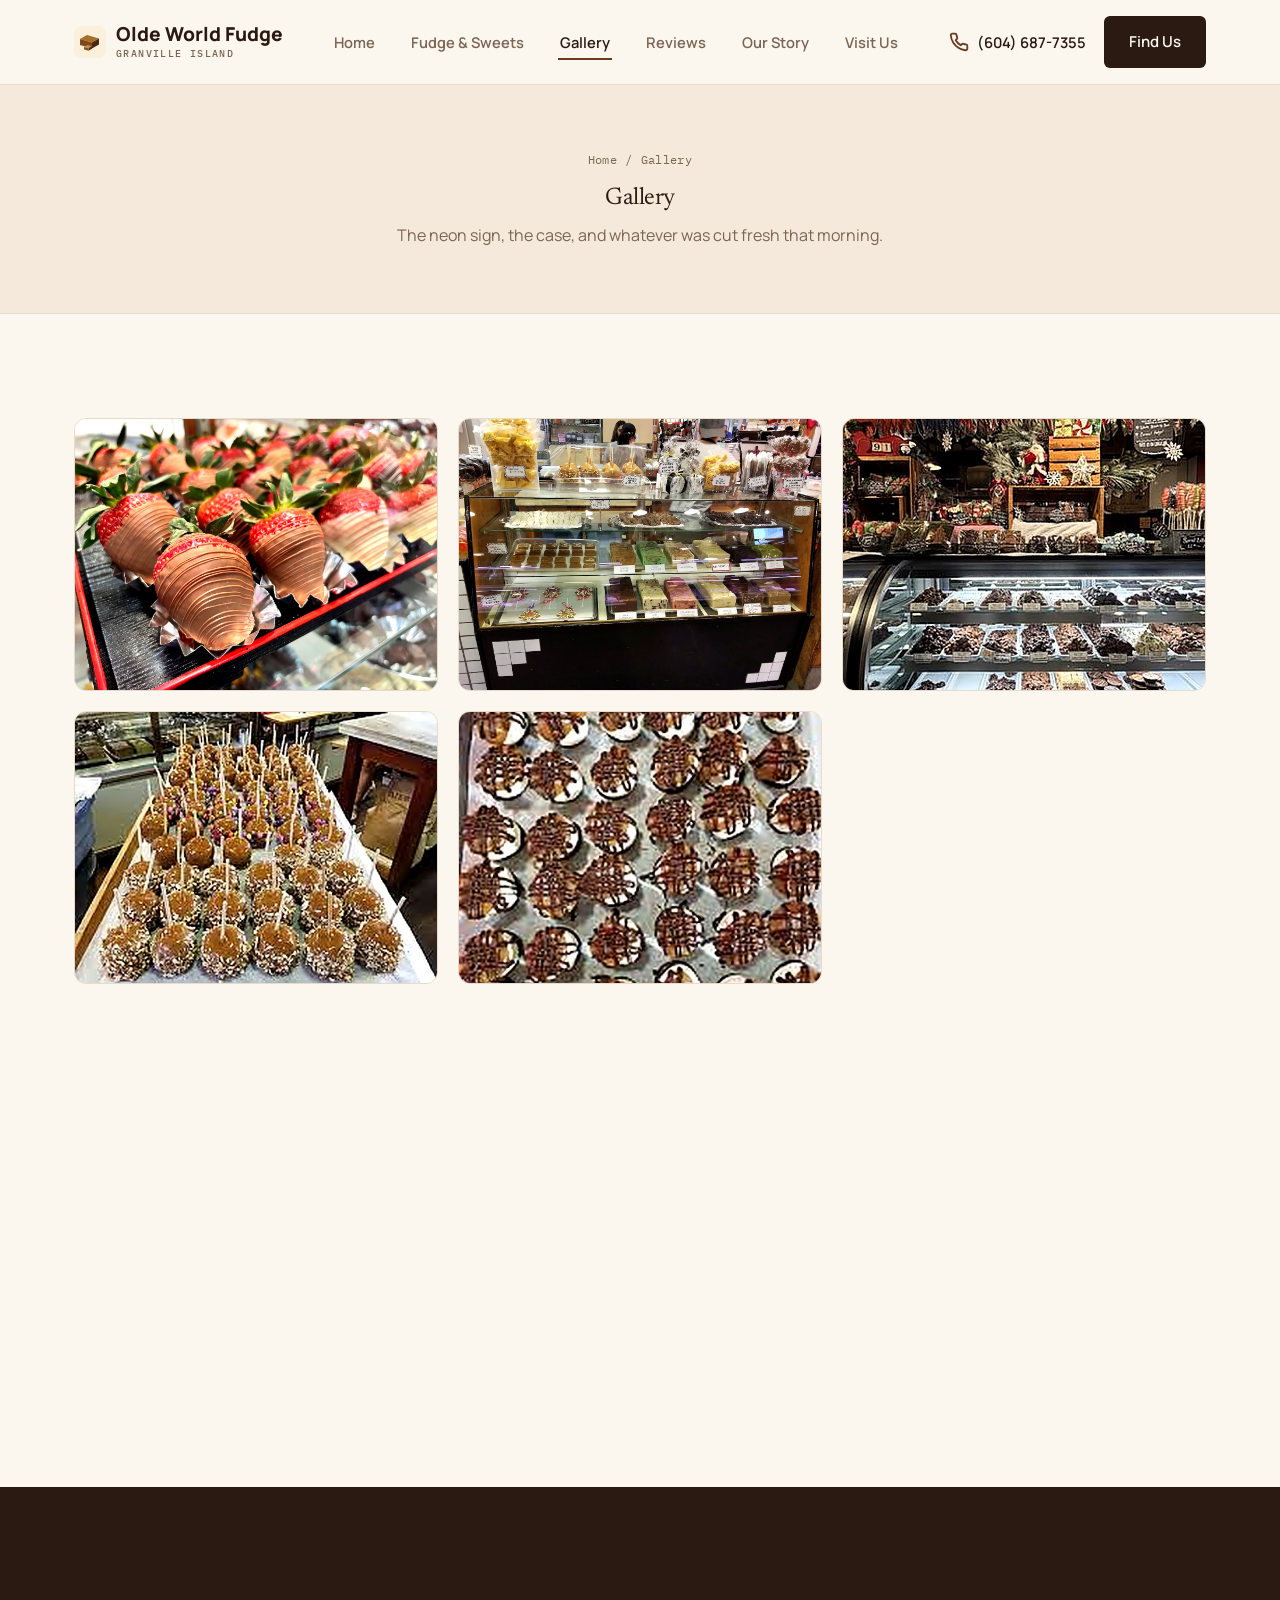
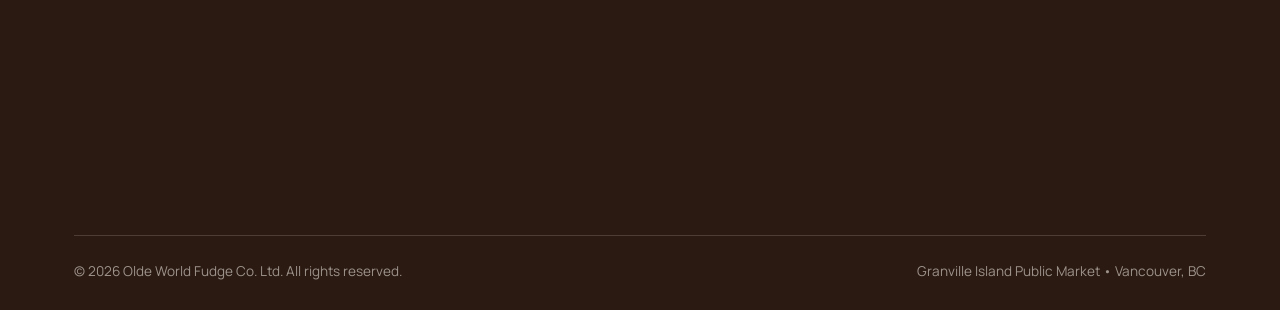
<file: gallery.html>
<!DOCTYPE html>
<html lang="en">
<head>
<meta charset="UTF-8">
<meta name="viewport" content="width=device-width, initial-scale=1.0">
<title>Gallery | Olde World Fudge, Granville Island</title>
<meta name="description" content="Photos of the Olde World Fudge counter and display case in the Granville Island Public Market, Vancouver &mdash; fudge loaves, brittle, bark and dipped strawberries.">
<link rel="icon" type="image/svg+xml" href="assets/favicon.svg">
<link rel="preconnect" href="https://fonts.googleapis.com">
<link rel="preconnect" href="https://fonts.gstatic.com" crossorigin>
<link href="https://fonts.googleapis.com/css2?family=Manrope:wght@400;500;600;700;800&family=Newsreader:ital,wght@0,400;0,500;1,400&family=IBM+Plex+Mono:wght@500;600&display=swap" rel="stylesheet">
<link rel="stylesheet" href="css/style.css">
</head>
<body>

<header class="site-header">
  <div class="container">
    <a href="index.html" class="logo">
      <img src="assets/favicon.svg" alt="Olde World Fudge logo">
      <span class="logo-wrap">Olde World Fudge<span class="logo-loc">Granville Island</span></span>
    </a>
    <nav class="nav">
      <ul class="nav-links">
        <li><a href="index.html">Home</a></li>
        <li><a href="flavours.html">Fudge &amp; Sweets</a></li>
        <li><a href="gallery.html" class="active">Gallery</a></li>
        <li><a href="reviews.html">Reviews</a></li>
        <li><a href="about.html">Our Story</a></li>
        <li><a href="contact.html">Visit Us</a></li>
      </ul>
    </nav>
    <div class="header-cta">
      <a href="tel:+16046877355" class="phone-link">
        <svg width="20" height="20" viewBox="0 0 24 24" fill="none" stroke="currentColor" stroke-width="2" stroke-linecap="round" stroke-linejoin="round"><path d="M22 16.92v3a2 2 0 0 1-2.18 2 19.79 19.79 0 0 1-8.63-3.07 19.5 19.5 0 0 1-6-6 19.79 19.79 0 0 1-3.07-8.67A2 2 0 0 1 4.11 2h3a2 2 0 0 1 2 1.72c.127.96.361 1.903.7 2.81a2 2 0 0 1-.45 2.11L8.09 9.91a16 16 0 0 0 6 6l1.27-1.27a2 2 0 0 1 2.11-.45c.907.339 1.85.573 2.81.7A2 2 0 0 1 22 16.92z"></path></svg>
        <span class="phone-text">(604) 687-7355</span>
      </a>
      <a href="contact.html" class="btn btn--primary">Find Us</a>
      <button class="nav-toggle" aria-label="Toggle menu"><span></span><span></span><span></span></button>
    </div>
  </div>
</header>
<section class="page-header">
  <div class="container">
    <div class="breadcrumb"><a href="index.html">Home</a> / <span>Gallery</span></div>
    <h1>Gallery</h1>
    <p>The neon sign, the case, and whatever was cut fresh that morning.</p>
  </div>
</section>

<section class="section">
  <div class="container">
    <div class="gallery-grid">
      <div class="gallery-item">
        <img src="assets/gallery/photo2.jpg" alt="The Olde World Fudge display case with twelve labelled fudge loaves" loading="lazy">
      </div>
      <div class="gallery-item">
        <img src="assets/gallery/photo3.jpg" alt="Chocolate-dipped strawberries on a tray at Olde World Fudge" loading="lazy">
      </div>
      <div class="gallery-item">
        <img src="assets/gallery/photo5.jpg" alt="The Olde World Fudge case dressed for Christmas, trays of bark and chocolates below" loading="lazy">
      </div>
      <div class="gallery-item">
        <img src="assets/gallery/photo6.jpg" alt="Trays of caramel apples on sticks, rolled in chopped nuts" loading="lazy">
      </div>
      <div class="gallery-item">
        <img src="assets/gallery/photo7.jpg" alt="A tray of chocolate-drizzled cookies at Olde World Fudge" loading="lazy">
      </div>
      <div class="gallery-empty" style="display:none">
        <p><strong>Photos coming soon.</strong></p>
        <p>Add more shop photos to <code>assets/gallery/</code> and give each one a tile in <code>gallery.html</code>.</p>
      </div>
    </div>
  </div>
</section>

<section class="section">
  <div class="container">
    <div class="cta-banner">
      <div>
        <h2>Better In Person</h2>
        <p>Come pick a flavour and have it cut to order.</p>
      </div>
      <div class="hero-actions">
        <a href="tel:+16046877355" class="btn btn--outline">Call (604) 687-7355</a>
        <a href="contact.html" class="btn btn--primary">Get Directions</a>
      </div>
    </div>
  </div>
</section>



<footer class="site-footer">
  <div class="container">
    <div class="footer-grid">
      <div>
        <div class="footer-logo">
          <img src="assets/favicon.svg" alt="Olde World Fudge logo" width="30" height="30">
          <span class="logo-wrap">Olde World Fudge<span class="footer-loc">Granville Island</span></span>
        </div>
        <p>Twelve flavours of small-batch fudge, plus brittle, bark, toffee and dipped fruit, in the Granville Island Public Market, Vancouver BC.</p>
      </div>
      <div>
        <h4>Quick Links</h4>
        <ul>
          <li><a href="index.html">Home</a></li>
          <li><a href="flavours.html">Fudge &amp; Sweets</a></li>
          <li><a href="gallery.html">Gallery</a></li>
          <li><a href="reviews.html">Reviews</a></li>
          <li><a href="about.html">Our Story</a></li>
          <li><a href="contact.html">Visit Us</a></li>
        </ul>
      </div>
      <div>
        <h4>The Counter</h4>
        <ul>
          <li><a href="flavours.html">Fudge Flavours</a></li>
          <li><a href="flavours.html">Brittle &amp; Bark</a></li>
          <li><a href="flavours.html">Caramel &amp; Dipped</a></li>
          <li><a href="contact.html">Gift Boxes</a></li>
        </ul>
      </div>
      <div>
        <h4>Visit</h4>
        <ul class="footer-contact">
          <li>
            <svg width="18" height="18" viewBox="0 0 24 24" fill="none" stroke="currentColor" stroke-width="2" stroke-linecap="round" stroke-linejoin="round"><path d="M22 16.92v3a2 2 0 0 1-2.18 2 19.79 19.79 0 0 1-8.63-3.07 19.5 19.5 0 0 1-6-6 19.79 19.79 0 0 1-3.07-8.67A2 2 0 0 1 4.11 2h3a2 2 0 0 1 2 1.72c.127.96.361 1.903.7 2.81a2 2 0 0 1-.45 2.11L8.09 9.91a16 16 0 0 0 6 6l1.27-1.27a2 2 0 0 1 2.11-.45c.907.339 1.85.573 2.81.7A2 2 0 0 1 22 16.92z"></path></svg>
            <a href="tel:+16046877355">(604) 687-7355</a>
          </li>
          <li>
            <svg width="18" height="18" viewBox="0 0 24 24" fill="none" stroke="currentColor" stroke-width="2" stroke-linecap="round" stroke-linejoin="round"><path d="M21 10c0 7-9 13-9 13s-9-6-9-13a9 9 0 0 1 18 0z"></path><circle cx="12" cy="10" r="3"></circle></svg>
            <span>Granville Island Public Market<br>1689 Johnston St, Vancouver, BC</span>
          </li>
          <li>
            <svg width="18" height="18" viewBox="0 0 24 24" fill="none" stroke="currentColor" stroke-width="2" stroke-linecap="round" stroke-linejoin="round"><circle cx="12" cy="12" r="10"></circle><polyline points="12 6 12 12 16 14"></polyline></svg>
            <span>Open daily with the Public Market</span>
          </li>
        </ul>
      </div>
    </div>
    <div class="footer-bottom">
      <span>&copy; <span id="year"></span> Olde World Fudge Co. Ltd. All rights reserved.</span>
      <span>Granville Island Public Market &bull; Vancouver, BC</span>
    </div>
  </div>
</footer>

<script>document.getElementById("year").textContent = new Date().getFullYear();</script>
<script src="js/main.js"></script>
</body>
</html>
</file>
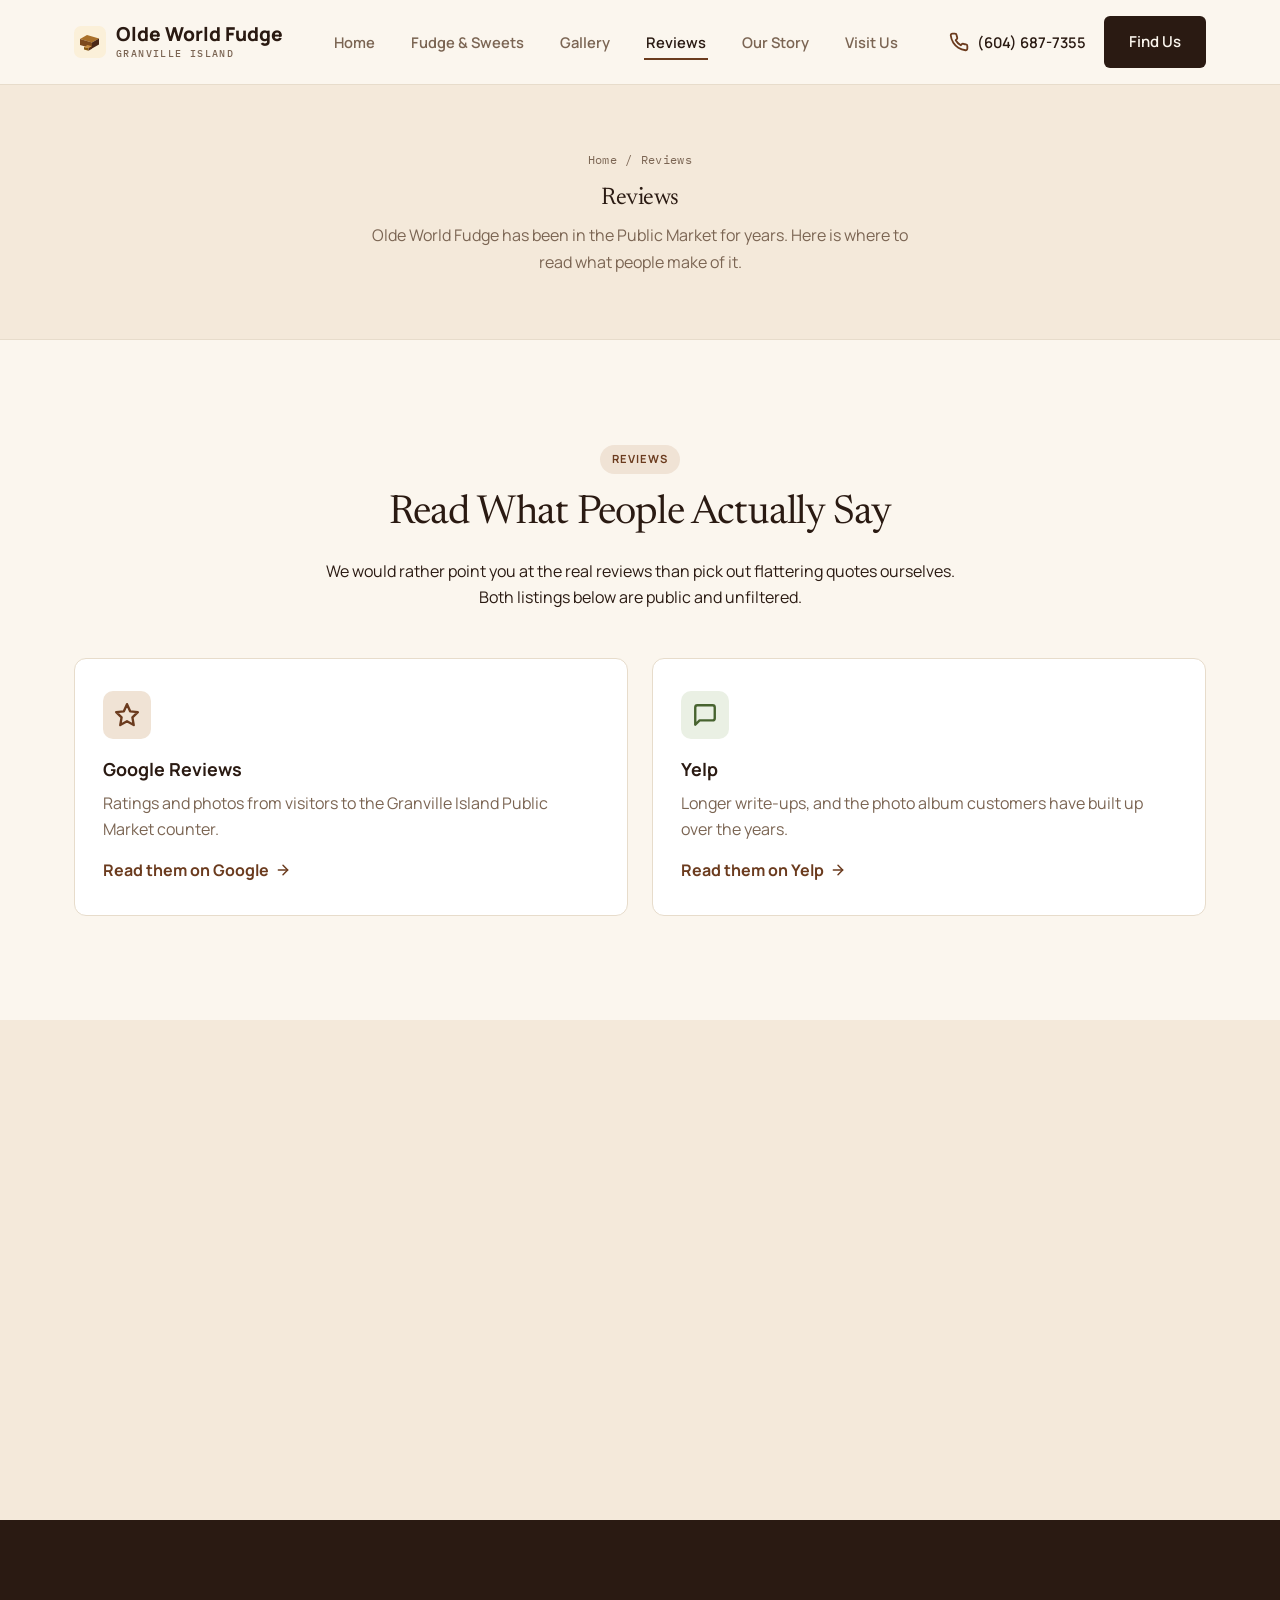
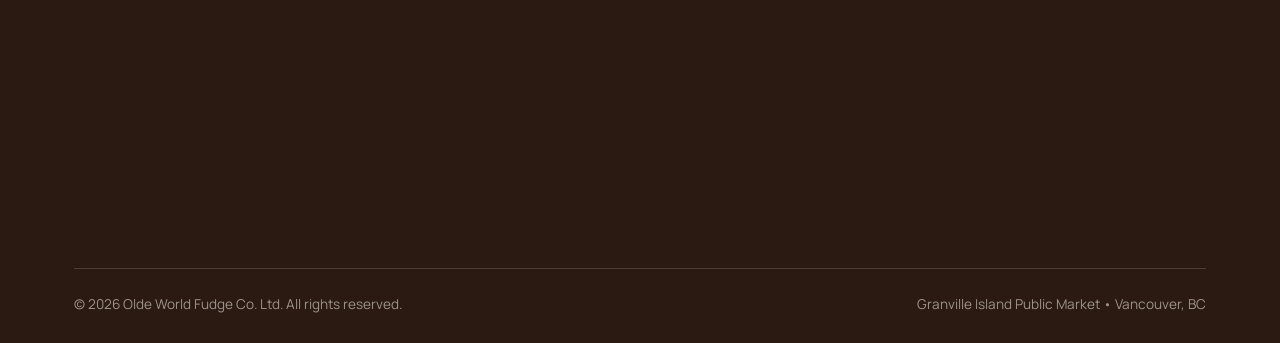
<file: reviews.html>
<!DOCTYPE html>
<html lang="en">
<head>
<meta charset="UTF-8">
<meta name="viewport" content="width=device-width, initial-scale=1.0">
<title>Reviews | Olde World Fudge, Granville Island</title>
<meta name="description" content="What visitors and regulars say about the fudge, brittle and dipped strawberries at Olde World Fudge in the Granville Island Public Market, Vancouver.">
<link rel="icon" type="image/svg+xml" href="assets/favicon.svg">
<link rel="preconnect" href="https://fonts.googleapis.com">
<link rel="preconnect" href="https://fonts.gstatic.com" crossorigin>
<link href="https://fonts.googleapis.com/css2?family=Manrope:wght@400;500;600;700;800&family=Newsreader:ital,wght@0,400;0,500;1,400&family=IBM+Plex+Mono:wght@500;600&display=swap" rel="stylesheet">
<link rel="stylesheet" href="css/style.css">
</head>
<body>

<header class="site-header">
  <div class="container">
    <a href="index.html" class="logo">
      <img src="assets/favicon.svg" alt="Olde World Fudge logo">
      <span class="logo-wrap">Olde World Fudge<span class="logo-loc">Granville Island</span></span>
    </a>
    <nav class="nav">
      <ul class="nav-links">
        <li><a href="index.html">Home</a></li>
        <li><a href="flavours.html">Fudge &amp; Sweets</a></li>
        <li><a href="gallery.html">Gallery</a></li>
        <li><a href="reviews.html" class="active">Reviews</a></li>
        <li><a href="about.html">Our Story</a></li>
        <li><a href="contact.html">Visit Us</a></li>
      </ul>
    </nav>
    <div class="header-cta">
      <a href="tel:+16046877355" class="phone-link">
        <svg width="20" height="20" viewBox="0 0 24 24" fill="none" stroke="currentColor" stroke-width="2" stroke-linecap="round" stroke-linejoin="round"><path d="M22 16.92v3a2 2 0 0 1-2.18 2 19.79 19.79 0 0 1-8.63-3.07 19.5 19.5 0 0 1-6-6 19.79 19.79 0 0 1-3.07-8.67A2 2 0 0 1 4.11 2h3a2 2 0 0 1 2 1.72c.127.96.361 1.903.7 2.81a2 2 0 0 1-.45 2.11L8.09 9.91a16 16 0 0 0 6 6l1.27-1.27a2 2 0 0 1 2.11-.45c.907.339 1.85.573 2.81.7A2 2 0 0 1 22 16.92z"></path></svg>
        <span class="phone-text">(604) 687-7355</span>
      </a>
      <a href="contact.html" class="btn btn--primary">Find Us</a>
      <button class="nav-toggle" aria-label="Toggle menu"><span></span><span></span><span></span></button>
    </div>
  </div>
</header>
<section class="page-header">
  <div class="container">
    <div class="breadcrumb"><a href="index.html">Home</a> / <span>Reviews</span></div>
    <h1>Reviews</h1>
    <p>Olde World Fudge has been in the Public Market for years. Here is where to read what people make of it.</p>
  </div>
</section>

<section class="section">
  <div class="container">
    <div class="section-head">
      <span class="eyebrow">Reviews</span>
      <h2>Read What People Actually Say</h2>
      <p>We would rather point you at the real reviews than pick out flattering quotes ourselves. Both listings below are public and unfiltered.</p>
    </div>
    <div class="grid grid--2">
      <div class="card">
        <div class="card-icon">
          <svg width="26" height="26" viewBox="0 0 24 24" fill="none" stroke="currentColor" stroke-width="2" stroke-linecap="round" stroke-linejoin="round"><path d="M12 2l2.9 6.6L22 9.3l-5 4.9 1.2 7.1L12 17.8l-6.2 3.5L7 14.2 2 9.3l7.1-.7L12 2z"></path></svg>
        </div>
        <h3>Google Reviews</h3>
        <p>Ratings and photos from visitors to the Granville Island Public Market counter.</p>
        <a href="https://www.google.com/search?q=Olde+World+Fudge+Granville+Island" class="card-link" target="_blank" rel="noopener">Read them on Google
          <svg width="16" height="16" viewBox="0 0 24 24" fill="none" stroke="currentColor" stroke-width="2.5" stroke-linecap="round" stroke-linejoin="round"><line x1="5" y1="12" x2="19" y2="12"></line><polyline points="12 5 19 12 12 19"></polyline></svg>
        </a>
      </div>
      <div class="card">
        <div class="card-icon">
          <svg width="26" height="26" viewBox="0 0 24 24" fill="none" stroke="currentColor" stroke-width="2" stroke-linecap="round" stroke-linejoin="round"><path d="M21 15a2 2 0 0 1-2 2H7l-4 4V5a2 2 0 0 1 2-2h14a2 2 0 0 1 2 2z"></path></svg>
        </div>
        <h3>Yelp</h3>
        <p>Longer write-ups, and the photo album customers have built up over the years.</p>
        <a href="https://www.yelp.ca/biz/olde-world-fudge-company-vancouver" class="card-link" target="_blank" rel="noopener">Read them on Yelp
          <svg width="16" height="16" viewBox="0 0 24 24" fill="none" stroke="currentColor" stroke-width="2.5" stroke-linecap="round" stroke-linejoin="round"><line x1="5" y1="12" x2="19" y2="12"></line><polyline points="12 5 19 12 12 19"></polyline></svg>
        </a>
      </div>
    </div>
  </div>
</section>

<!-- To feature quotes here later: copy them verbatim from Google or Yelp and
     credit the reviewer by name. Do not paraphrase or invent them. -->

<section class="section section--alt">
  <div class="container">
    <div class="review-cta">
      <span class="eyebrow">Leave a Review</span>
      <h2>Been In Lately?</h2>
      <p>If we sent you home happy, a review helps other people find the counter.</p>
      <a href="https://www.google.com/search?q=Olde+World+Fudge+Granville+Island" class="btn btn--primary" target="_blank" rel="noopener">Review Us on Google</a>
      <a href="https://www.yelp.ca/biz/olde-world-fudge-company-vancouver" class="btn btn--ghost" target="_blank" rel="noopener">Review Us on Yelp</a>
    </div>
  </div>
</section>

<footer class="site-footer">
  <div class="container">
    <div class="footer-grid">
      <div>
        <div class="footer-logo">
          <img src="assets/favicon.svg" alt="Olde World Fudge logo" width="30" height="30">
          <span class="logo-wrap">Olde World Fudge<span class="footer-loc">Granville Island</span></span>
        </div>
        <p>Twelve flavours of small-batch fudge, plus brittle, bark, toffee and dipped fruit, in the Granville Island Public Market, Vancouver BC.</p>
      </div>
      <div>
        <h4>Quick Links</h4>
        <ul>
          <li><a href="index.html">Home</a></li>
          <li><a href="flavours.html">Fudge &amp; Sweets</a></li>
          <li><a href="gallery.html">Gallery</a></li>
          <li><a href="reviews.html">Reviews</a></li>
          <li><a href="about.html">Our Story</a></li>
          <li><a href="contact.html">Visit Us</a></li>
        </ul>
      </div>
      <div>
        <h4>The Counter</h4>
        <ul>
          <li><a href="flavours.html">Fudge Flavours</a></li>
          <li><a href="flavours.html">Brittle &amp; Bark</a></li>
          <li><a href="flavours.html">Caramel &amp; Dipped</a></li>
          <li><a href="contact.html">Gift Boxes</a></li>
        </ul>
      </div>
      <div>
        <h4>Visit</h4>
        <ul class="footer-contact">
          <li>
            <svg width="18" height="18" viewBox="0 0 24 24" fill="none" stroke="currentColor" stroke-width="2" stroke-linecap="round" stroke-linejoin="round"><path d="M22 16.92v3a2 2 0 0 1-2.18 2 19.79 19.79 0 0 1-8.63-3.07 19.5 19.5 0 0 1-6-6 19.79 19.79 0 0 1-3.07-8.67A2 2 0 0 1 4.11 2h3a2 2 0 0 1 2 1.72c.127.96.361 1.903.7 2.81a2 2 0 0 1-.45 2.11L8.09 9.91a16 16 0 0 0 6 6l1.27-1.27a2 2 0 0 1 2.11-.45c.907.339 1.85.573 2.81.7A2 2 0 0 1 22 16.92z"></path></svg>
            <a href="tel:+16046877355">(604) 687-7355</a>
          </li>
          <li>
            <svg width="18" height="18" viewBox="0 0 24 24" fill="none" stroke="currentColor" stroke-width="2" stroke-linecap="round" stroke-linejoin="round"><path d="M21 10c0 7-9 13-9 13s-9-6-9-13a9 9 0 0 1 18 0z"></path><circle cx="12" cy="10" r="3"></circle></svg>
            <span>Granville Island Public Market<br>1689 Johnston St, Vancouver, BC</span>
          </li>
          <li>
            <svg width="18" height="18" viewBox="0 0 24 24" fill="none" stroke="currentColor" stroke-width="2" stroke-linecap="round" stroke-linejoin="round"><circle cx="12" cy="12" r="10"></circle><polyline points="12 6 12 12 16 14"></polyline></svg>
            <span>Open daily with the Public Market</span>
          </li>
        </ul>
      </div>
    </div>
    <div class="footer-bottom">
      <span>&copy; <span id="year"></span> Olde World Fudge Co. Ltd. All rights reserved.</span>
      <span>Granville Island Public Market &bull; Vancouver, BC</span>
    </div>
  </div>
</footer>

<script>document.getElementById("year").textContent = new Date().getFullYear();</script>
<script src="js/main.js"></script>
</body>
</html>
</file>
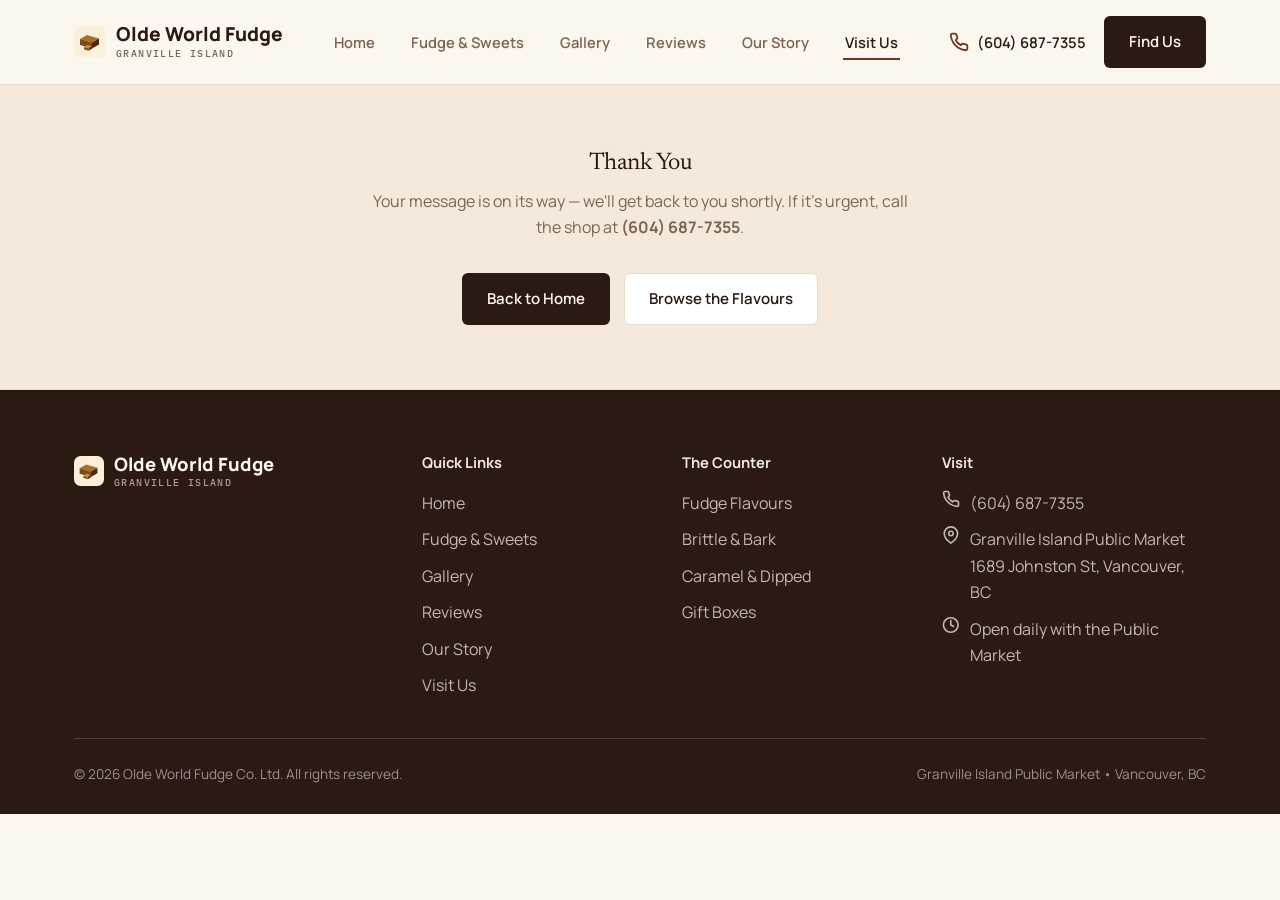
<file: thank-you.html>
<!DOCTYPE html>
<html lang="en">
<head>
<meta charset="UTF-8">
<meta name="viewport" content="width=device-width, initial-scale=1.0">
<title>Thank You | Olde World Fudge</title>
<meta name="description" content="Thanks for contacting Olde World Fudge Co. in the Granville Island Public Market, Vancouver BC.">
<link rel="icon" type="image/svg+xml" href="assets/favicon.svg">
<link rel="preconnect" href="https://fonts.googleapis.com">
<link rel="preconnect" href="https://fonts.gstatic.com" crossorigin>
<link href="https://fonts.googleapis.com/css2?family=Manrope:wght@400;500;600;700;800&family=Newsreader:ital,wght@0,400;0,500;1,400&family=IBM+Plex+Mono:wght@500;600&display=swap" rel="stylesheet">
<link rel="stylesheet" href="css/style.css">
</head>
<body>

<header class="site-header">
  <div class="container">
    <a href="index.html" class="logo">
      <img src="assets/favicon.svg" alt="Olde World Fudge logo">
      <span class="logo-wrap">Olde World Fudge<span class="logo-loc">Granville Island</span></span>
    </a>
    <nav class="nav">
      <ul class="nav-links">
        <li><a href="index.html">Home</a></li>
        <li><a href="flavours.html">Fudge &amp; Sweets</a></li>
        <li><a href="gallery.html">Gallery</a></li>
        <li><a href="reviews.html">Reviews</a></li>
        <li><a href="about.html">Our Story</a></li>
        <li><a href="contact.html" class="active">Visit Us</a></li>
      </ul>
    </nav>
    <div class="header-cta">
      <a href="tel:+16046877355" class="phone-link">
        <svg width="20" height="20" viewBox="0 0 24 24" fill="none" stroke="currentColor" stroke-width="2" stroke-linecap="round" stroke-linejoin="round"><path d="M22 16.92v3a2 2 0 0 1-2.18 2 19.79 19.79 0 0 1-8.63-3.07 19.5 19.5 0 0 1-6-6 19.79 19.79 0 0 1-3.07-8.67A2 2 0 0 1 4.11 2h3a2 2 0 0 1 2 1.72c.127.96.361 1.903.7 2.81a2 2 0 0 1-.45 2.11L8.09 9.91a16 16 0 0 0 6 6l1.27-1.27a2 2 0 0 1 2.11-.45c.907.339 1.85.573 2.81.7A2 2 0 0 1 22 16.92z"></path></svg>
        <span class="phone-text">(604) 687-7355</span>
      </a>
      <a href="contact.html" class="btn btn--primary">Find Us</a>
      <button class="nav-toggle" aria-label="Toggle menu"><span></span><span></span><span></span></button>
    </div>
  </div>
</header>
<section class="page-header">
  <div class="container">
    <h1>Thank You</h1>
    <p>Your message is on its way &mdash; we'll get back to you shortly. If it's urgent, call the shop at <a href="tel:+16046877355"><strong>(604) 687-7355</strong></a>.</p>
    <div class="hero-actions" style="justify-content:center">
      <a href="index.html" class="btn btn--primary">Back to Home</a>
      <a href="flavours.html" class="btn btn--ghost">Browse the Flavours</a>
    </div>
  </div>
</section>

<footer class="site-footer">
  <div class="container">
    <div class="footer-grid">
      <div>
        <div class="footer-logo">
          <img src="assets/favicon.svg" alt="Olde World Fudge logo" width="30" height="30">
          <span class="logo-wrap">Olde World Fudge<span class="footer-loc">Granville Island</span></span>
        </div>
        <p>Twelve flavours of small-batch fudge, plus brittle, bark, toffee and dipped fruit, in the Granville Island Public Market, Vancouver BC.</p>
      </div>
      <div>
        <h4>Quick Links</h4>
        <ul>
          <li><a href="index.html">Home</a></li>
          <li><a href="flavours.html">Fudge &amp; Sweets</a></li>
          <li><a href="gallery.html">Gallery</a></li>
          <li><a href="reviews.html">Reviews</a></li>
          <li><a href="about.html">Our Story</a></li>
          <li><a href="contact.html">Visit Us</a></li>
        </ul>
      </div>
      <div>
        <h4>The Counter</h4>
        <ul>
          <li><a href="flavours.html">Fudge Flavours</a></li>
          <li><a href="flavours.html">Brittle &amp; Bark</a></li>
          <li><a href="flavours.html">Caramel &amp; Dipped</a></li>
          <li><a href="contact.html">Gift Boxes</a></li>
        </ul>
      </div>
      <div>
        <h4>Visit</h4>
        <ul class="footer-contact">
          <li>
            <svg width="18" height="18" viewBox="0 0 24 24" fill="none" stroke="currentColor" stroke-width="2" stroke-linecap="round" stroke-linejoin="round"><path d="M22 16.92v3a2 2 0 0 1-2.18 2 19.79 19.79 0 0 1-8.63-3.07 19.5 19.5 0 0 1-6-6 19.79 19.79 0 0 1-3.07-8.67A2 2 0 0 1 4.11 2h3a2 2 0 0 1 2 1.72c.127.96.361 1.903.7 2.81a2 2 0 0 1-.45 2.11L8.09 9.91a16 16 0 0 0 6 6l1.27-1.27a2 2 0 0 1 2.11-.45c.907.339 1.85.573 2.81.7A2 2 0 0 1 22 16.92z"></path></svg>
            <a href="tel:+16046877355">(604) 687-7355</a>
          </li>
          <li>
            <svg width="18" height="18" viewBox="0 0 24 24" fill="none" stroke="currentColor" stroke-width="2" stroke-linecap="round" stroke-linejoin="round"><path d="M21 10c0 7-9 13-9 13s-9-6-9-13a9 9 0 0 1 18 0z"></path><circle cx="12" cy="10" r="3"></circle></svg>
            <span>Granville Island Public Market<br>1689 Johnston St, Vancouver, BC</span>
          </li>
          <li>
            <svg width="18" height="18" viewBox="0 0 24 24" fill="none" stroke="currentColor" stroke-width="2" stroke-linecap="round" stroke-linejoin="round"><circle cx="12" cy="12" r="10"></circle><polyline points="12 6 12 12 16 14"></polyline></svg>
            <span>Open daily with the Public Market</span>
          </li>
        </ul>
      </div>
    </div>
    <div class="footer-bottom">
      <span>&copy; <span id="year"></span> Olde World Fudge Co. Ltd. All rights reserved.</span>
      <span>Granville Island Public Market &bull; Vancouver, BC</span>
    </div>
  </div>
</footer>

<script>document.getElementById("year").textContent = new Date().getFullYear();</script>
<script src="js/main.js"></script>
</body>
</html>
</file>
<file: css/style.css>
/* ---------- Design tokens ---------- */
:root {
  --bg: #fbf6ee;
  --bg-alt: #f4e9da;
  --surface: #ffffff;
  --ink: #2a1a12;
  --ink-muted: #7b6553;
  --line: #e7dccb;

  /* Confectionery accents — cocoa, caramel, pistachio, raspberry */
  --pastel-blue-bg: #f0e3d5;
  --pastel-blue-fg: #6b3b1e;
  --pastel-red-bg: #fbe7ea;
  --pastel-red-fg: #96263f;
  --pastel-green-bg: #eaf0e4;
  --pastel-green-fg: #47632f;
  --pastel-yellow-bg: #fbf0d9;
  --pastel-yellow-fg: #8a5a10;

  --shadow: 0 2px 10px rgba(42, 26, 18, 0.07);
  --radius: 12px;
  --radius-sm: 6px;
  --max-width: 1180px;
  --font-heading: "Newsreader", "Iowan Old Style", Georgia, serif;
  --font-body: "Manrope", system-ui, -apple-system, sans-serif;
  --font-mono: "IBM Plex Mono", ui-monospace, "SF Mono", monospace;
}

* { box-sizing: border-box; }

html { scroll-behavior: smooth; }

body {
  margin: 0;
  font-family: var(--font-body);
  color: var(--ink);
  background: var(--bg);
  line-height: 1.65;
}

h1, h2, h3, h4 {
  font-family: var(--font-body);
  font-weight: 700;
  color: var(--ink);
  line-height: 1.2;
  margin: 0 0 0.5em;
}

p { margin: 0 0 1em; color: var(--ink); }

a { color: inherit; text-decoration: none; }

img { max-width: 100%; display: block; }

svg { stroke-width: 2.2; }

.container {
  width: 100%;
  max-width: var(--max-width);
  margin: 0 auto;
  padding: 0 24px;
}

.section {
  padding: 104px 0;
}

.section--alt {
  background: var(--bg-alt);
}

.section-head {
  text-align: center;
  max-width: 640px;
  margin: 0 auto 48px;
}

.section-head h2 {
  font-family: var(--font-heading);
  font-weight: 400;
  font-size: clamp(1.9rem, 3.2vw, 2.5rem);
  letter-spacing: -0.02em;
}

.eyebrow {
  display: inline-block;
  color: var(--pastel-blue-fg);
  background: var(--pastel-blue-bg);
  font-weight: 700;
  font-size: 0.7rem;
  letter-spacing: 0.08em;
  text-transform: uppercase;
  padding: 5px 12px;
  border-radius: 999px;
  margin-bottom: 16px;
}

/* ---------- Buttons ---------- */
.btn {
  display: inline-flex;
  align-items: center;
  justify-content: center;
  gap: 8px;
  padding: 13px 24px;
  border-radius: var(--radius-sm);
  font-weight: 600;
  font-size: 0.94rem;
  border: 1px solid transparent;
  cursor: pointer;
  transition: background 0.2s ease, color 0.2s ease, border-color 0.2s ease, transform 0.15s ease;
}

.btn:active { transform: scale(0.98); }

.btn--primary {
  background: var(--ink);
  color: var(--bg);
}
.btn--primary:hover { background: #43291b; }

.btn--outline {
  background: transparent;
  border-color: currentColor;
  color: var(--ink);
}
.btn--outline:hover { background: var(--ink); color: var(--bg); }

.btn--ghost {
  background: var(--surface);
  color: var(--ink);
  border-color: var(--line);
}
.btn--ghost:hover { border-color: var(--ink); }

.btn--block { width: 100%; }

/* ---------- Header ---------- */
.site-header {
  position: sticky;
  top: 0;
  z-index: 100;
  background: rgba(251, 246, 238, 0.92);
  backdrop-filter: blur(8px);
  border-bottom: 1px solid var(--line);
}

.site-header .container {
  display: flex;
  align-items: center;
  justify-content: space-between;
  height: 84px;
}

.logo {
  display: flex;
  align-items: center;
  gap: 10px;
  font-family: var(--font-body);
  font-weight: 800;
  font-size: 1.2rem;
  color: var(--ink);
}

.logo img { width: 32px; height: 32px; }

/* Two Vancouver locations — name which one this site is for, quietly. */
.logo-wrap { display: flex; flex-direction: column; line-height: 1.1; }

.logo-loc,
.footer-loc {
  font-family: var(--font-mono);
  font-weight: 500;
  font-size: 0.62rem;
  letter-spacing: 0.14em;
  text-transform: uppercase;
  color: var(--ink-muted);
  margin-top: 3px;
}

.footer-loc { color: rgba(251, 246, 238, 0.6); }

.nav {
  display: flex;
  align-items: center;
  gap: 36px;
}

.nav-links {
  display: flex;
  gap: 32px;
  list-style: none;
  margin: 0;
  padding: 0;
}

.nav-links a {
  font-weight: 600;
  font-size: 0.92rem;
  color: var(--ink-muted);
  padding: 6px 2px;
  border-bottom: 2px solid transparent;
  transition: color 0.15s ease, border-color 0.15s ease;
}

.nav-links a:hover,
.nav-links a.active {
  color: var(--ink);
  border-color: var(--pastel-blue-fg);
}

.header-cta {
  display: flex;
  align-items: center;
  gap: 18px;
}

.phone-link {
  display: flex;
  align-items: center;
  gap: 8px;
  font-weight: 600;
  font-size: 0.92rem;
  color: var(--ink);
}

.phone-link svg { flex-shrink: 0; color: var(--pastel-blue-fg); }

.nav-toggle {
  display: none;
  flex-direction: column;
  gap: 5px;
  background: none;
  border: none;
  cursor: pointer;
  padding: 8px;
}

.nav-toggle span {
  width: 22px;
  height: 2px;
  background: var(--ink);
  border-radius: 2px;
}

/* ---------- Hero ---------- */
.hero {
  background: var(--bg);
  padding: 112px 0 96px;
  position: relative;
  overflow: hidden;
}

.hero::before,
.hero::after {
  content: "";
  position: absolute;
  border-radius: 50%;
  background: radial-gradient(circle, rgba(107, 59, 30, 0.5) 0%, transparent 70%);
  opacity: 0.05;
  pointer-events: none;
}

.hero::before {
  width: 520px;
  height: 520px;
  top: -160px;
  right: -120px;
}

.hero::after {
  width: 380px;
  height: 380px;
  background: radial-gradient(circle, rgba(150, 38, 63, 0.45) 0%, transparent 70%);
  bottom: -140px;
  left: 4%;
  opacity: 0.04;
}

.hero .container {
  display: grid;
  grid-template-columns: 1.1fr 0.9fr;
  gap: 48px;
  align-items: center;
  position: relative;
  z-index: 1;
}

.hero h1 {
  font-family: var(--font-heading);
  font-weight: 400;
  color: var(--ink);
  font-size: clamp(2.3rem, 4vw, 3.4rem);
  letter-spacing: -0.02em;
  line-height: 1.1;
  margin-bottom: 22px;
}

.hero p.lead {
  font-size: 1.08rem;
  color: var(--ink-muted);
  max-width: 480px;
}

.hero-actions {
  display: flex;
  flex-wrap: wrap;
  gap: 14px;
  margin-top: 32px;
}

.hero-badges {
  display: flex;
  flex-wrap: wrap;
  gap: 24px;
  margin-top: 44px;
}

.hero-badge {
  display: flex;
  align-items: center;
  gap: 9px;
  font-weight: 600;
  font-size: 0.88rem;
  color: var(--ink-muted);
}

.hero-badge svg { color: var(--pastel-blue-fg); }

.hero-card {
  background: var(--surface);
  border: 1px solid var(--line);
  border-radius: var(--radius);
  padding: 34px 32px;
  color: var(--ink);
}

.hero-card h3 {
  margin-bottom: 18px;
  font-family: var(--font-body);
  font-size: 1.1rem;
}

.hero-card ul {
  list-style: none;
  margin: 0 0 24px;
  padding: 0;
  display: grid;
  gap: 14px;
}

.hero-card li {
  display: flex;
  align-items: center;
  gap: 10px;
  font-weight: 600;
  font-size: 0.94rem;
  color: var(--ink-muted);
}

.hero-card li svg { color: var(--pastel-green-fg); flex-shrink: 0; }

/* ---------- Trust strip ---------- */
.trust-strip {
  background: var(--bg-alt);
  border-top: 1px solid var(--line);
  border-bottom: 1px solid var(--line);
}

.trust-strip .container {
  display: flex;
  flex-wrap: wrap;
  justify-content: space-between;
  gap: 16px;
  padding: 20px 24px;
}

.trust-item {
  display: flex;
  align-items: center;
  gap: 10px;
  font-weight: 700;
  font-size: 0.85rem;
  letter-spacing: 0.01em;
  color: var(--ink);
}

/* ---------- Cards / grids ---------- */
.grid {
  display: grid;
  gap: 24px;
}

.grid--3 { grid-template-columns: repeat(3, 1fr); }
.grid--2 { grid-template-columns: repeat(2, 1fr); }
.grid--4 { grid-template-columns: repeat(4, 1fr); }

.card {
  background: var(--surface);
  border: 1px solid var(--line);
  border-radius: var(--radius);
  padding: 32px 28px;
  transition: box-shadow 0.2s ease, transform 0.2s ease;
}

.card:hover {
  box-shadow: var(--shadow);
  transform: translateY(-2px);
}

.card-icon {
  width: 48px;
  height: 48px;
  border-radius: 10px;
  background: var(--pastel-blue-bg);
  color: var(--pastel-blue-fg);
  display: flex;
  align-items: center;
  justify-content: center;
  margin-bottom: 20px;
}

/* Cycle accent colors so the grid reads as varied, not uniform */
.grid--3 .card:nth-child(4n+1) .card-icon,
.grid--2 .card:nth-child(4n+1) .card-icon { background: var(--pastel-blue-bg); color: var(--pastel-blue-fg); }
.grid--3 .card:nth-child(4n+2) .card-icon,
.grid--2 .card:nth-child(4n+2) .card-icon { background: var(--pastel-green-bg); color: var(--pastel-green-fg); }
.grid--3 .card:nth-child(4n+3) .card-icon,
.grid--2 .card:nth-child(4n+3) .card-icon { background: var(--pastel-yellow-bg); color: var(--pastel-yellow-fg); }
.grid--3 .card:nth-child(4n+4) .card-icon,
.grid--2 .card:nth-child(4n+4) .card-icon { background: var(--pastel-red-bg); color: var(--pastel-red-fg); }

.card h3 { font-size: 1.12rem; }

.card p { color: var(--ink-muted); margin-bottom: 0; }

.card a.card-link {
  display: inline-flex;
  align-items: center;
  gap: 6px;
  margin-top: 14px;
  font-weight: 700;
  color: var(--pastel-blue-fg);
}

/* ---------- Split sections ---------- */
.split {
  display: grid;
  grid-template-columns: 1fr 1fr;
  gap: 56px;
  align-items: center;
}

.split img,
.split .image-block {
  border-radius: var(--radius);
  width: 100%;
}

.image-block {
  aspect-ratio: 4 / 3.2;
  background: var(--bg-alt);
  border: 1px solid var(--line);
  display: flex;
  align-items: center;
  justify-content: center;
  color: var(--ink-muted);
  overflow: hidden;
}

.image-block img {
  width: 100%;
  height: 100%;
  object-fit: cover;
}

.check-list {
  list-style: none;
  margin: 24px 0;
  padding: 0;
  display: grid;
  gap: 14px;
}

.check-list li {
  display: flex;
  gap: 12px;
  align-items: flex-start;
  font-weight: 600;
  color: var(--ink-muted);
}

.check-list svg {
  flex-shrink: 0;
  color: var(--pastel-green-fg);
  margin-top: 3px;
}

/* ---------- CTA banner ---------- */
.cta-banner {
  background: var(--bg-alt);
  border: 1px solid var(--line);
  border-radius: var(--radius);
  padding: 52px;
  display: flex;
  align-items: center;
  justify-content: space-between;
  gap: 32px;
  flex-wrap: wrap;
}

.cta-banner h2 {
  font-family: var(--font-heading);
  font-weight: 400;
  color: var(--ink);
  letter-spacing: -0.01em;
  margin-bottom: 8px;
}
.cta-banner p { color: var(--ink-muted); margin: 0; }

/* ---------- Footer ---------- */
.site-footer {
  background: var(--ink);
  color: rgba(251, 246, 238, 0.72);
  padding: 64px 0 28px;
}

.footer-grid {
  display: grid;
  grid-template-columns: 1.4fr 1fr 1fr 1.2fr;
  gap: 40px;
  padding-bottom: 40px;
  border-bottom: 1px solid rgba(251, 246, 238, 0.16);
}

.footer-logo {
  display: flex;
  align-items: center;
  gap: 10px;
  font-family: var(--font-body);
  font-weight: 800;
  font-size: 1.15rem;
  color: var(--bg);
  margin-bottom: 14px;
}

.footer-grid h4 {
  color: rgba(251, 246, 238, 0.94);
  font-family: var(--font-body);
  font-size: 0.92rem;
  margin-bottom: 18px;
}

.footer-grid ul {
  list-style: none;
  margin: 0;
  padding: 0;
  display: grid;
  gap: 10px;
}

.footer-grid a:hover { color: #e2b877; }

.footer-contact li {
  display: flex;
  align-items: flex-start;
  gap: 10px;
}

.footer-bottom {
  padding-top: 24px;
  display: flex;
  justify-content: space-between;
  flex-wrap: wrap;
  gap: 12px;
  font-size: 0.85rem;
  color: rgba(251, 246, 238, 0.55);
}

/* ---------- Page header (inner pages) ---------- */
.page-header {
  background: var(--bg-alt);
  border-bottom: 1px solid var(--line);
  padding: 64px 0;
  text-align: center;
}

.page-header h1 {
  font-family: var(--font-heading);
  font-weight: 400;
  color: var(--ink);
  letter-spacing: -0.02em;
  margin-bottom: 10px;
}
.page-header p { color: var(--ink-muted); max-width: 560px; margin: 0 auto; }

.breadcrumb {
  display: flex;
  justify-content: center;
  gap: 8px;
  font-family: var(--font-mono);
  font-size: 0.78rem;
  letter-spacing: 0.03em;
  color: var(--ink-muted);
  margin-bottom: 14px;
}

/* ---------- Contact page ---------- */
.contact-grid {
  display: grid;
  grid-template-columns: 1fr 1.2fr;
  gap: 48px;
  align-items: start;
}

.contact-info-card {
  background: var(--bg-alt);
  border: 1px solid var(--line);
  border-radius: var(--radius);
  padding: 32px;
}

.contact-info-card ul {
  list-style: none;
  margin: 20px 0 0;
  padding: 0;
  display: grid;
  gap: 20px;
}

.contact-info-card li {
  display: flex;
  gap: 14px;
  align-items: flex-start;
}

.contact-info-card .info-icon {
  width: 40px;
  height: 40px;
  border-radius: 10px;
  background: var(--surface);
  border: 1px solid var(--line);
  color: var(--pastel-blue-fg);
  display: flex;
  align-items: center;
  justify-content: center;
  flex-shrink: 0;
}

.contact-info-card strong { display: block; color: var(--ink); }
.contact-info-card span { color: var(--ink-muted); font-size: 0.95rem; }

.form-card {
  background: var(--surface);
  border: 1px solid var(--line);
  border-radius: var(--radius);
  padding: 36px;
  transition: border-color 0.2s ease, box-shadow 0.2s ease;
}

.form-card:focus-within {
  border-color: var(--pastel-blue-fg);
  box-shadow: 0 0 0 3px rgba(107, 59, 30, 0.16);
}

.form-row {
  display: grid;
  grid-template-columns: 1fr 1fr;
  gap: 18px;
}

.field { margin-bottom: 18px; }

.field label {
  display: block;
  font-weight: 700;
  margin-bottom: 6px;
  font-size: 0.88rem;
  color: var(--ink);
}

.field input,
.field select,
.field textarea {
  width: 100%;
  padding: 12px 14px;
  border: 1px solid var(--line);
  border-radius: var(--radius-sm);
  font-family: var(--font-body);
  font-size: 0.96rem;
  color: var(--ink);
  background: var(--surface);
}

.field input:focus,
.field select:focus,
.field textarea:focus {
  outline: none;
  border-color: var(--pastel-blue-fg);
  box-shadow: 0 0 0 3px rgba(107, 59, 30, 0.16);
}

.field textarea { resize: vertical; min-height: 120px; }

.form-note {
  font-size: 0.83rem;
  color: var(--ink-muted);
  margin-top: 10px;
}

.form-success {
  display: none;
  background: var(--pastel-green-bg);
  border: 1px solid var(--pastel-green-fg);
  color: var(--pastel-green-fg);
  border-radius: var(--radius-sm);
  padding: 16px 18px;
  font-weight: 700;
  margin-bottom: 20px;
}

.form-success.visible { display: block; }

.map-wrap {
  position: relative;
  border-radius: var(--radius);
  overflow: hidden;
  margin-top: 28px;
  border: 1px solid var(--line);
}

.map-wrap iframe {
  width: 100%;
  height: 320px;
  border: 0;
  display: block;
}

.radius-ring {
  position: absolute;
  top: 50%;
  left: 50%;
  width: min(60%, 340px);
  aspect-ratio: 1 / 1;
  transform: translate(-50%, -50%);
  border-radius: 50%;
  border: 2px dashed var(--pastel-blue-fg);
  background: rgba(107, 59, 30, 0.08);
  pointer-events: none;
}

.radius-label {
  position: absolute;
  bottom: 16px;
  left: 16px;
  background: var(--surface);
  border: 1px solid var(--line);
  color: var(--ink);
  font-family: var(--font-mono);
  font-size: 0.72rem;
  letter-spacing: 0.03em;
  padding: 6px 12px;
  border-radius: 999px;
  box-shadow: var(--shadow);
}

/* ---------- About page ---------- */
.value-list {
  display: grid;
  grid-template-columns: repeat(2, 1fr);
  gap: 20px;
}

/* ---------- Gallery page ---------- */
.gallery-grid {
  display: grid;
  grid-template-columns: repeat(3, 1fr);
  gap: 20px;
}

.gallery-item {
  aspect-ratio: 4 / 3;
  border-radius: var(--radius);
  overflow: hidden;
  border: 1px solid var(--line);
  background: var(--bg-alt);
  position: relative;
  transition: box-shadow 0.2s ease;
}

.gallery-item img {
  width: 100%;
  height: 100%;
  object-fit: cover;
  transition: transform 0.4s ease;
}

.gallery-item:hover img {
  transform: scale(1.03);
}

.gallery-item:hover {
  box-shadow: var(--shadow);
}

.gallery-empty {
  grid-column: 1 / -1;
  text-align: center;
  padding: 48px 24px;
  color: var(--ink-muted);
  border: 1px dashed var(--line);
  border-radius: var(--radius);
}

/* ---------- Reviews page ---------- */
.review-cta {
  background: var(--bg-alt);
  border: 1px solid var(--line);
  border-radius: var(--radius);
  padding: 48px;
  text-align: center;
}

.review-cta .btn { margin: 6px; }

/* ---------- Responsive ---------- */
@media (max-width: 900px) {
  .hero .container,
  .split,
  .contact-grid {
    grid-template-columns: 1fr;
  }

  .hero-card { order: -1; }

  .grid--3, .grid--4 { grid-template-columns: repeat(2, 1fr); }

  .gallery-grid { grid-template-columns: repeat(2, 1fr); }

  .footer-grid { grid-template-columns: 1fr 1fr; }

  .value-list { grid-template-columns: 1fr; }
}

/* Nav switches to the hamburger menu well before the header's content
   would otherwise wrap/overlap (logo + 6 links + phone + CTA needs ~1150px). */
@media (max-width: 1160px) {
  .nav-links, .header-cta .phone-link span.phone-text { display: none; }

  .nav-toggle { display: flex; }

  .nav.open .nav-links {
    display: flex;
    position: absolute;
    top: 84px;
    left: 0;
    right: 0;
    background: var(--surface);
    flex-direction: column;
    padding: 20px 24px;
    gap: 18px;
    border-bottom: 1px solid var(--line);
    box-shadow: var(--shadow);
  }
}

@media (max-width: 720px) {
  .section { padding: 56px 0; }

  .grid--3, .grid--4, .grid--2 { grid-template-columns: 1fr; }

  .gallery-grid { grid-template-columns: 1fr; }

  .form-row { grid-template-columns: 1fr; }

  .cta-banner { padding: 36px; text-align: center; justify-content: center; }

  .footer-grid { grid-template-columns: 1fr; }

  .footer-bottom { flex-direction: column; text-align: center; }
}

/* ================================================================
   Motion & interaction layer — quiet, invisible-until-noticed
   ================================================================ */

.site-header { transition: box-shadow 0.3s ease; }
.site-header .container { transition: height 0.3s ease; }
.site-header.is-scrolled .container { height: 68px; }
.site-header.is-scrolled { box-shadow: 0 1px 0 var(--line); }

.nav-links a { position: relative; }

.nav-toggle span { transition: transform 0.25s ease, opacity 0.25s ease; }
.nav-toggle.is-active span:nth-child(1) { transform: translateY(7px) rotate(45deg); }
.nav-toggle.is-active span:nth-child(2) { opacity: 0; }
.nav-toggle.is-active span:nth-child(3) { transform: translateY(-7px) rotate(-45deg); }

.btn:active { transform: scale(0.98); }
.btn.is-loading { pointer-events: none; opacity: 0.7; }

.nav.open .nav-links {
  background: var(--surface);
}

/* ---------- Scroll reveal ---------- */
.reveal {
  opacity: 0;
  transform: translateY(12px);
  transition: opacity 0.6s cubic-bezier(0.16, 1, 0.3, 1), transform 0.6s cubic-bezier(0.16, 1, 0.3, 1);
  transition-delay: var(--reveal-delay, 0ms);
}
.reveal.in-view { opacity: 1; transform: none; }

/* ---------- Scroll progress bar ---------- */
.scroll-progress {
  position: fixed;
  top: 0;
  left: 0;
  height: 2px;
  width: 0%;
  background: var(--pastel-blue-fg);
  z-index: 1000;
  transition: width 0.1s ease-out;
}

/* ---------- Back to top ---------- */
.back-to-top {
  position: fixed;
  right: 24px;
  bottom: 24px;
  width: 44px;
  height: 44px;
  border-radius: 50%;
  background: var(--surface);
  border: 1px solid var(--line);
  color: var(--ink);
  display: flex;
  align-items: center;
  justify-content: center;
  box-shadow: var(--shadow);
  cursor: pointer;
  opacity: 0;
  transform: translateY(12px);
  pointer-events: none;
  transition: opacity 0.3s ease, transform 0.3s ease, background 0.2s ease, color 0.2s ease;
  z-index: 90;
}
.back-to-top.is-visible { opacity: 1; transform: none; pointer-events: auto; }
.back-to-top:hover { background: var(--ink); color: var(--bg); }

/* ---------- Gallery lightbox ---------- */
.gallery-item {
  cursor: zoom-in;
  position: relative;
}

.gallery-item::after {
  content: "";
  position: absolute;
  inset: 0;
  background: linear-gradient(180deg, rgba(42,26,18,0) 55%, rgba(42,26,18,0.4) 100%);
  opacity: 0;
  transition: opacity 0.25s ease;
  pointer-events: none;
}
.gallery-item:hover::after { opacity: 1; }

.gallery-zoom-icon {
  position: absolute;
  top: 50%;
  left: 50%;
  width: 40px;
  height: 40px;
  border-radius: 50%;
  background: rgba(255, 255, 255, 0.95);
  color: var(--ink);
  display: flex;
  align-items: center;
  justify-content: center;
  opacity: 0;
  transform: translate(-50%, -50%) scale(0.85);
  transition: opacity 0.25s ease, transform 0.25s ease;
  pointer-events: none;
}
.gallery-item:hover .gallery-zoom-icon { opacity: 1; transform: translate(-50%, -50%) scale(1); }

.lightbox {
  position: fixed;
  inset: 0;
  background: rgba(42, 26, 18, 0.92);
  display: flex;
  align-items: center;
  justify-content: center;
  z-index: 1100;
  opacity: 0;
  visibility: hidden;
  transition: opacity 0.3s ease;
  padding: 40px;
}
.lightbox.is-open { opacity: 1; visibility: visible; }
.lightbox img {
  max-width: 90vw;
  max-height: 84vh;
  border-radius: 8px;
  box-shadow: 0 24px 60px rgba(0, 0, 0, 0.4);
  transform: scale(0.96);
  transition: transform 0.3s ease;
}
.lightbox.is-open img { transform: scale(1); }
.lightbox-close,
.lightbox-prev,
.lightbox-next {
  position: absolute;
  background: rgba(255, 255, 255, 0.1);
  border: none;
  color: #fff;
  width: 42px;
  height: 42px;
  border-radius: 50%;
  display: flex;
  align-items: center;
  justify-content: center;
  cursor: pointer;
  transition: background 0.2s ease;
}
.lightbox-close:hover,
.lightbox-prev:hover,
.lightbox-next:hover { background: rgba(255, 255, 255, 0.2); }
.lightbox-close { top: 24px; right: 24px; }
.lightbox-prev { left: 24px; top: 50%; transform: translateY(-50%); }
.lightbox-next { right: 24px; top: 50%; transform: translateY(-50%); }

/* ---------- Reduced motion ---------- */
@media (prefers-reduced-motion: reduce) {
  *, *::before, *::after {
    animation-duration: 0.001ms !important;
    animation-iteration-count: 1 !important;
    transition-duration: 0.001ms !important;
  }
  html { scroll-behavior: auto !important; }
  .reveal { opacity: 1 !important; transform: none !important; }
}

/* ---------- Storefront banner (home) ---------- */
.storefront {
  padding: 0 0 8px;
}

.storefront-frame {
  position: relative;
  border-radius: var(--radius);
  overflow: hidden;
  border: 1px solid var(--line);
  box-shadow: var(--shadow);
}

.storefront-frame img {
  width: 100%;
  height: clamp(260px, 42vw, 460px);
  object-fit: cover;
  object-position: center 42%;
}

@media (max-width: 720px) {
</file>
